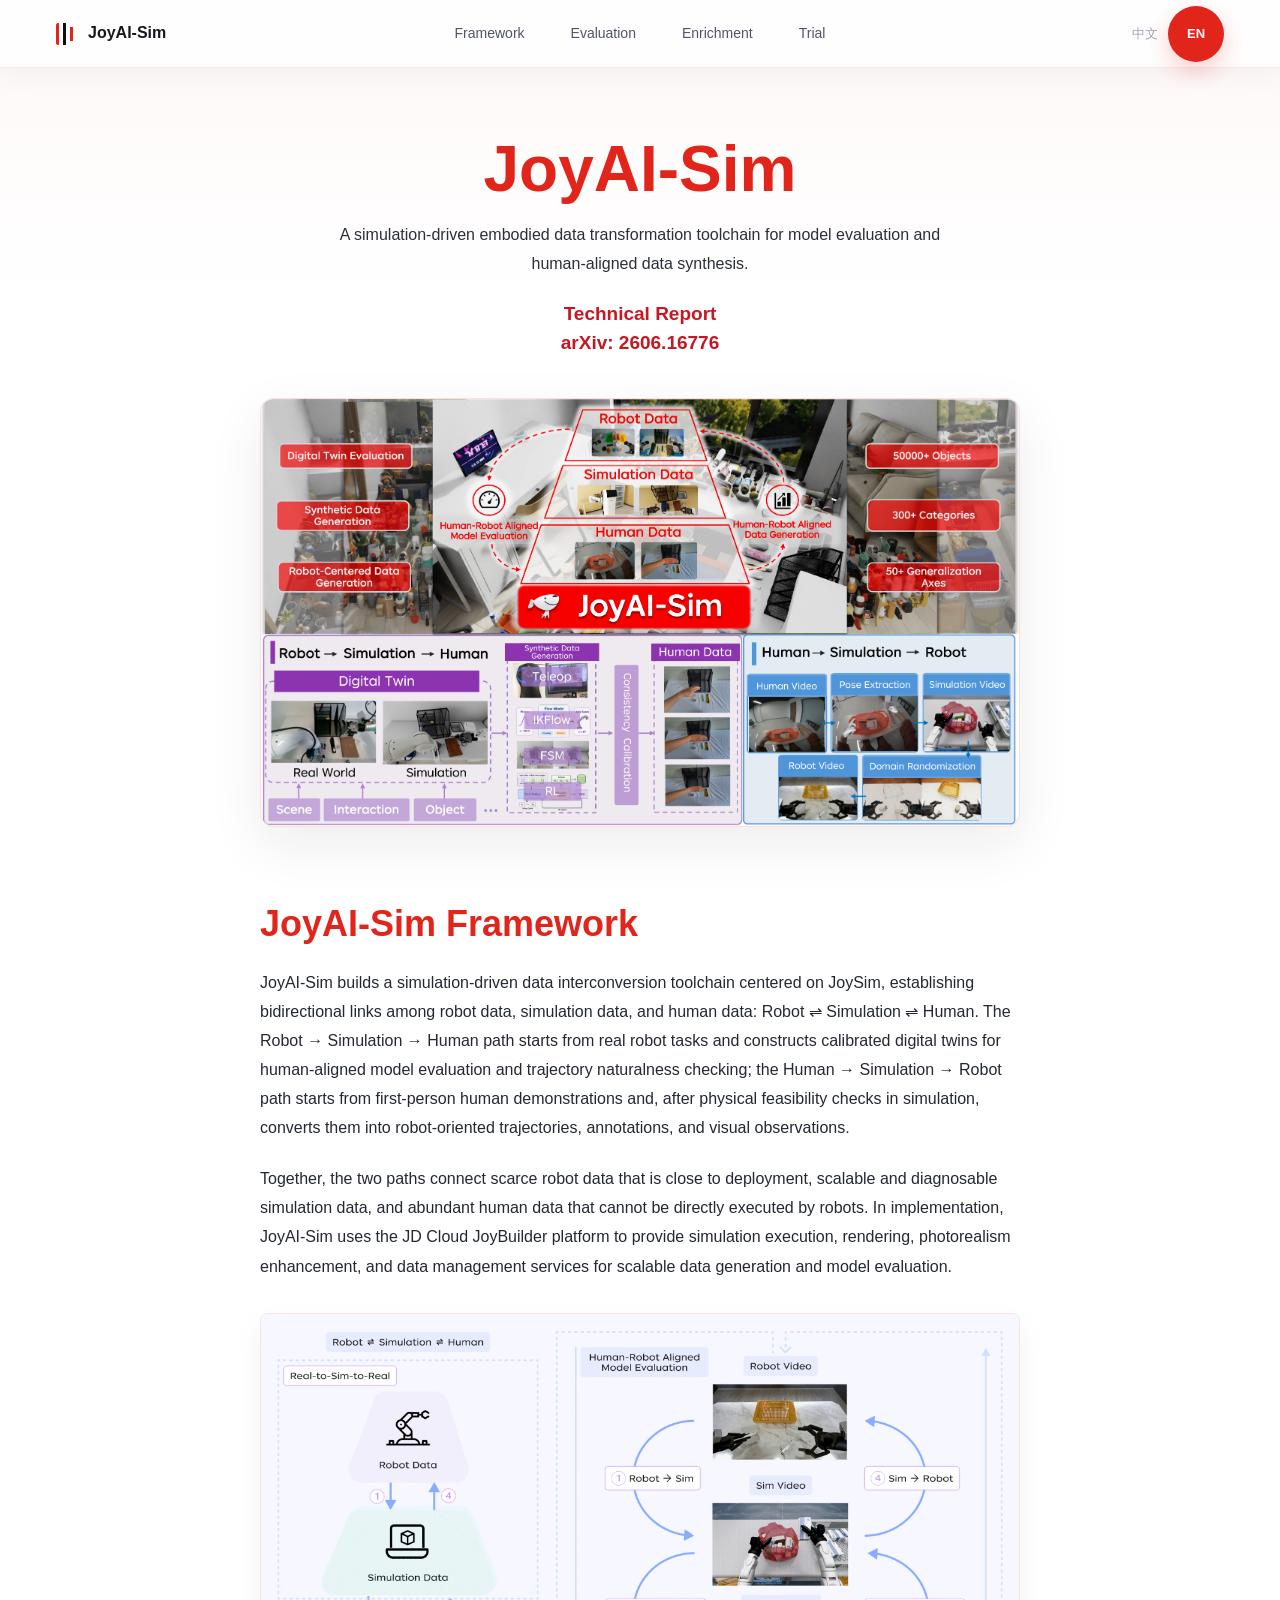
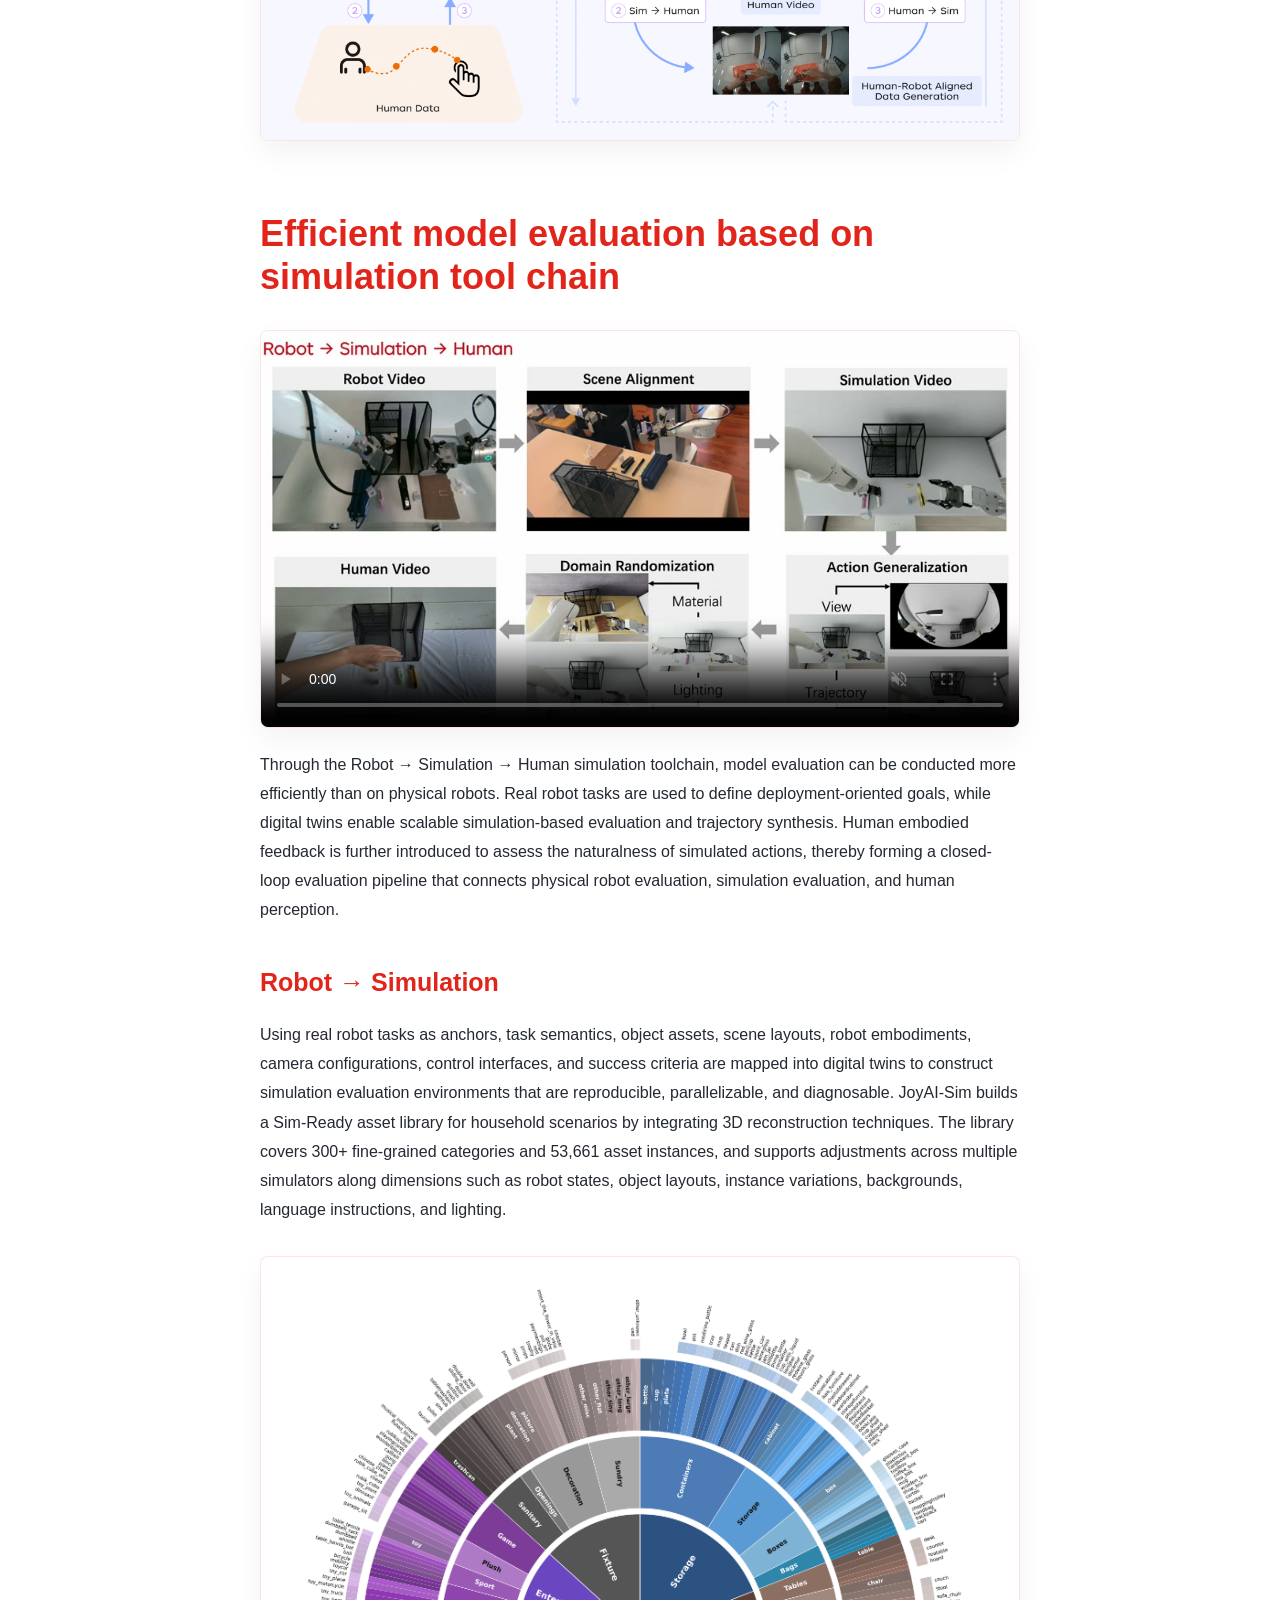
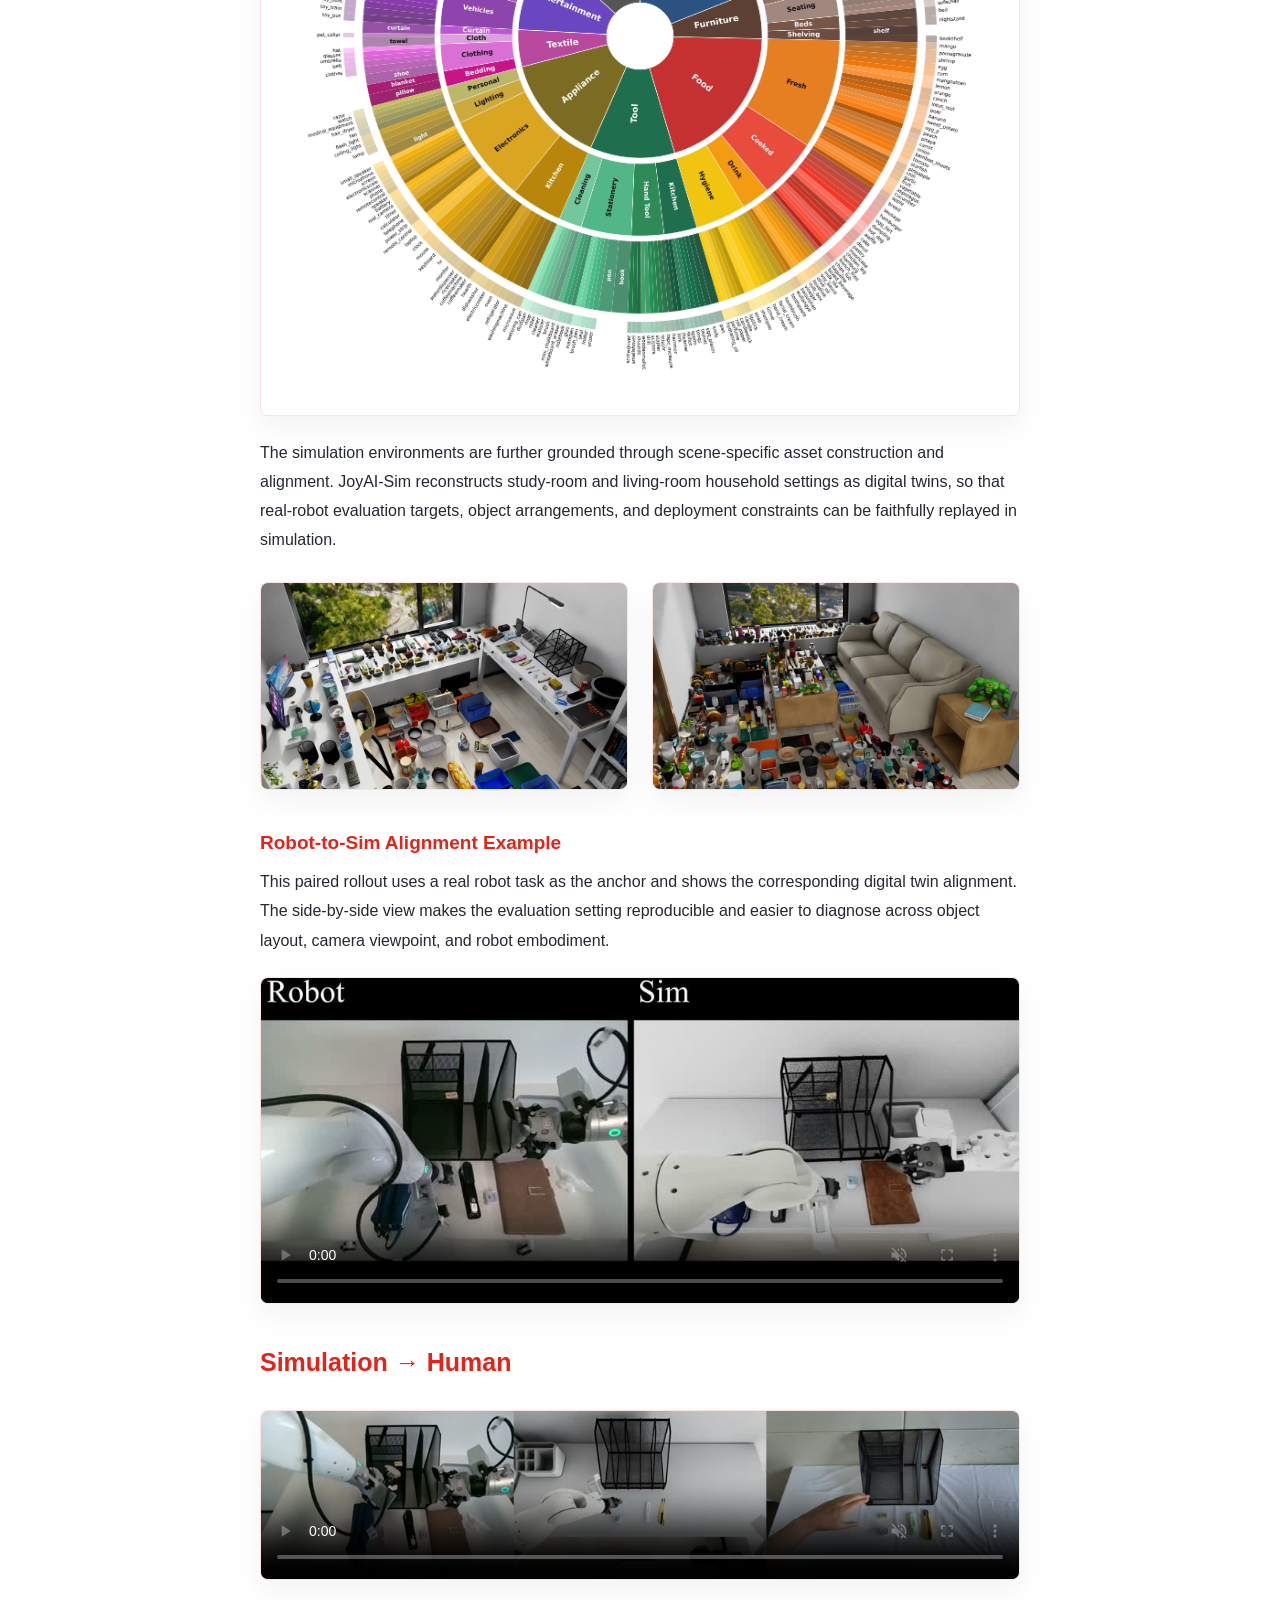
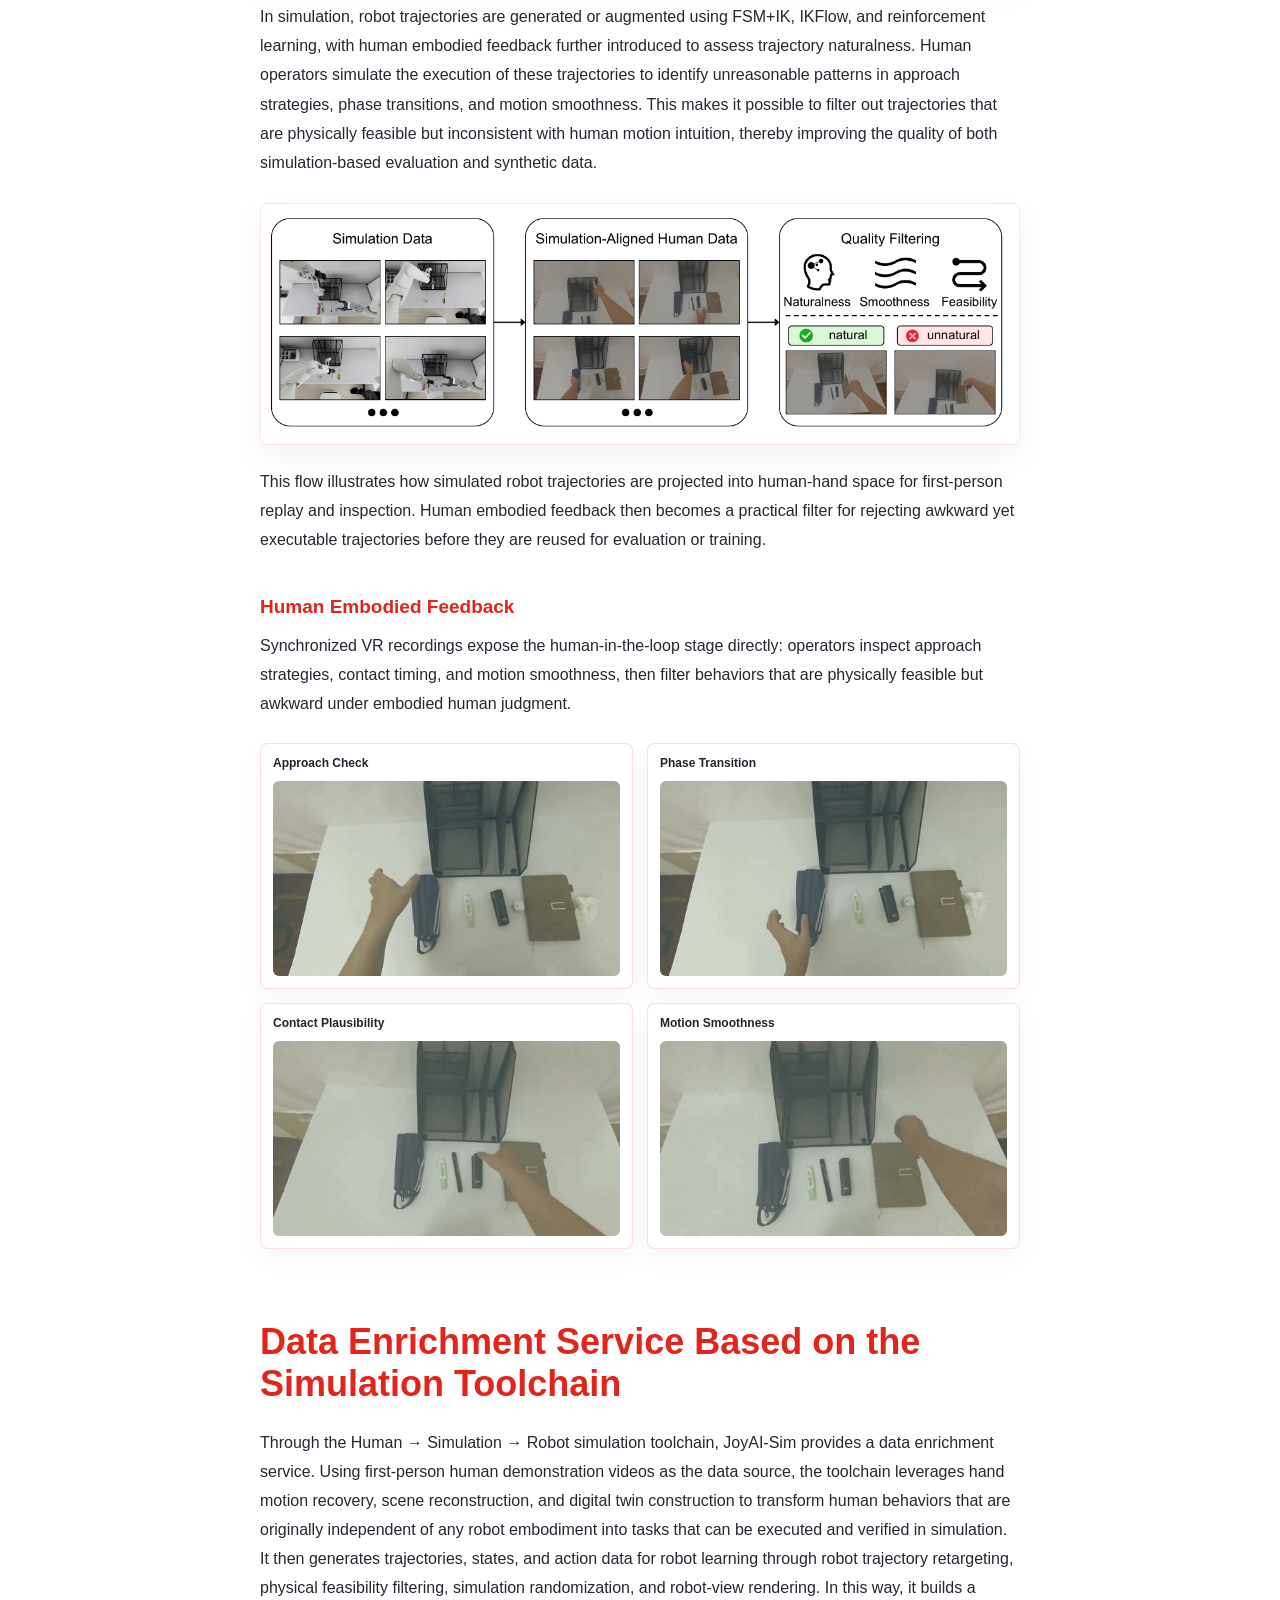
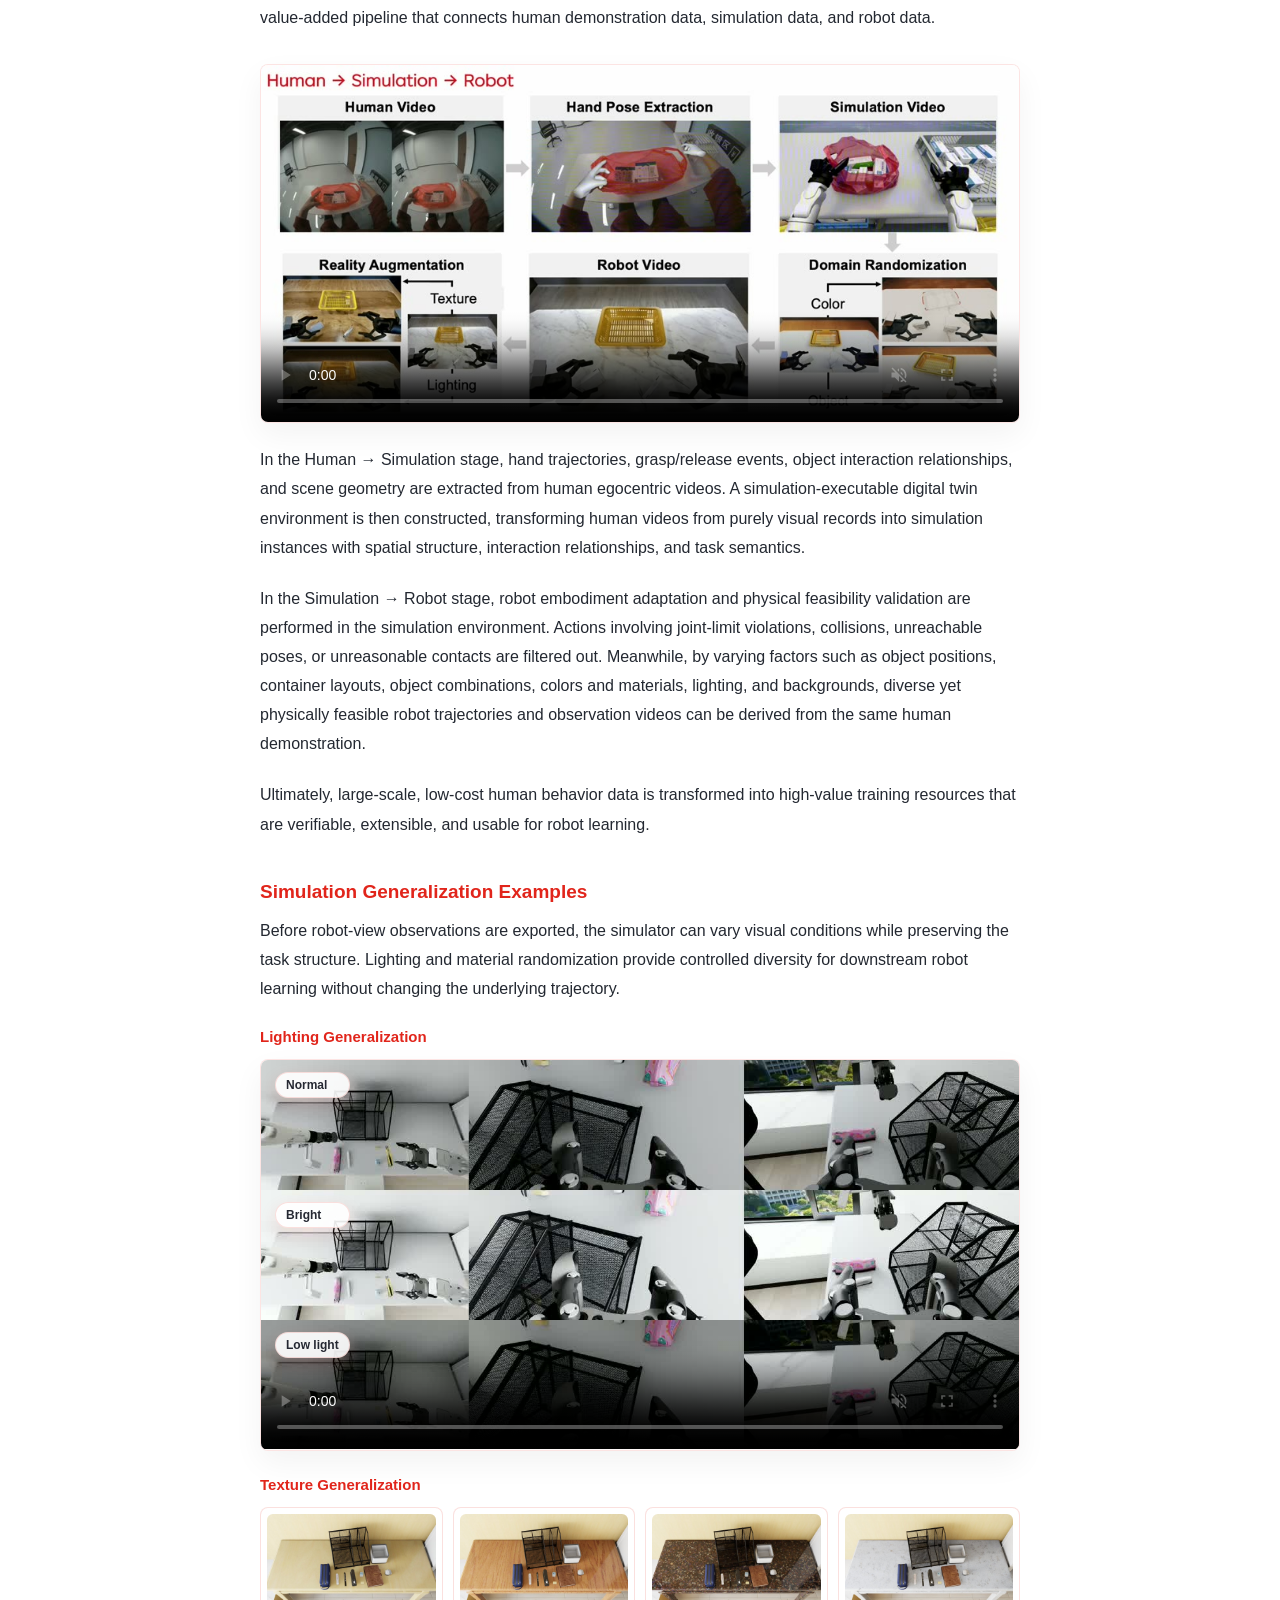
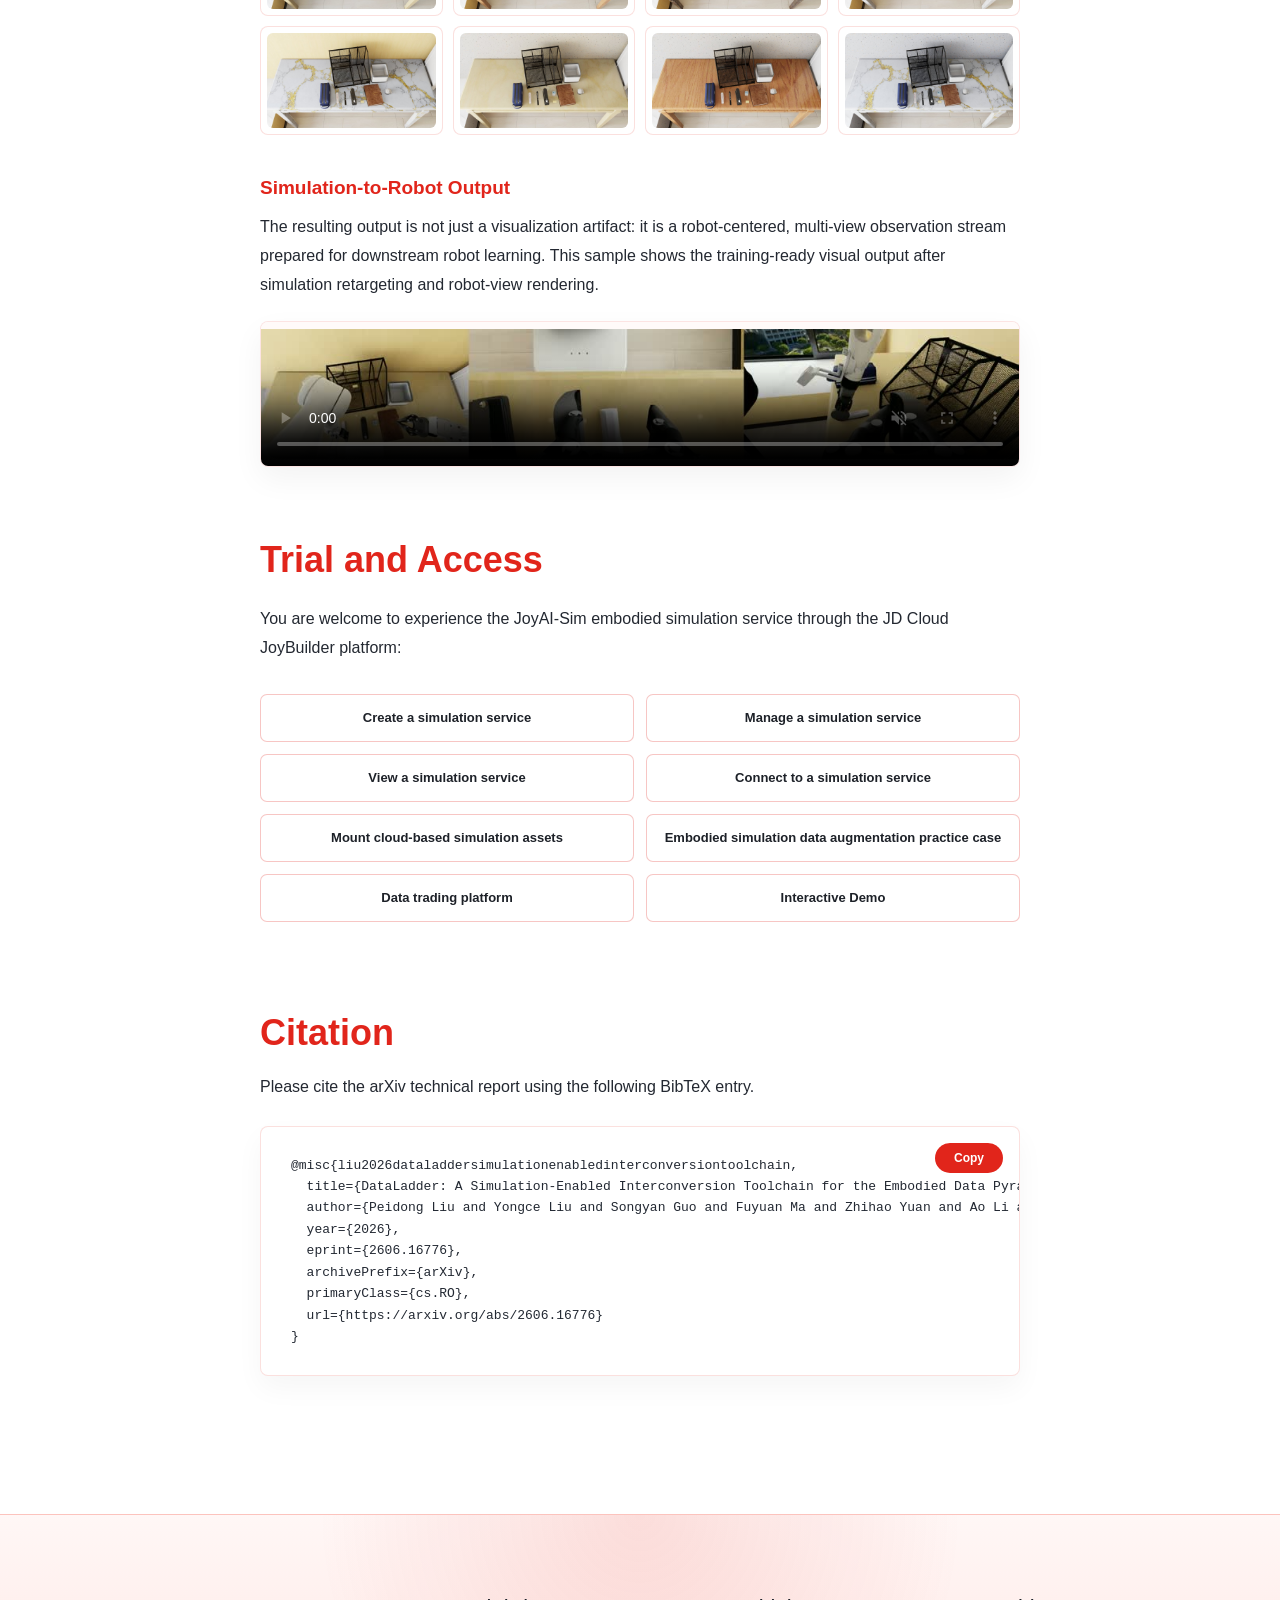
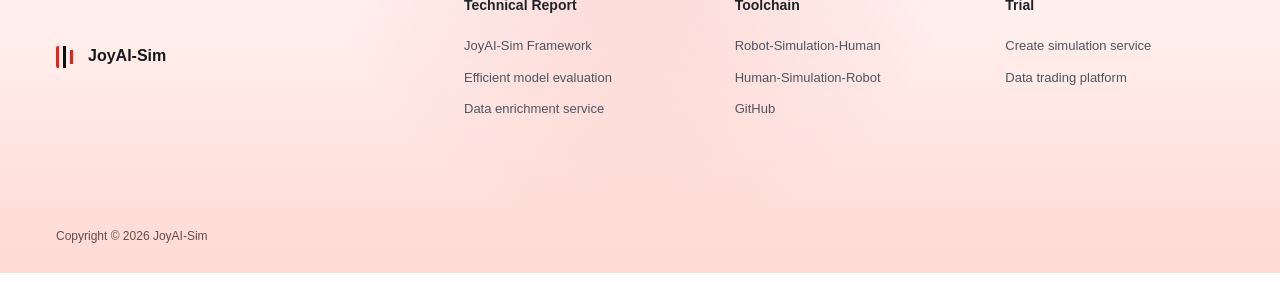
<file: index.html>
<!doctype html>
<html lang="en">
  <head>
    <meta charset="utf-8" />
    <meta name="viewport" content="width=device-width, initial-scale=1" />
    <meta
      name="description"
      content="JoyAI-Sim technical report: 仿真技术驱动的具身数据转换工具链，支持模型评测与人机对齐的数据合成。"
    />
    <meta property="og:title" content="JoyAI-Sim" />
    <meta property="og:site_name" content="JoyAI-Sim" />
    <meta property="og:type" content="website" />
    <meta property="og:url" content="https://joyai-sim.github.io/" />
    <meta
      property="og:description"
      content="仿真技术驱动的具身数据转换工具链，支持模型评测与人机对齐的数据合成。"
    />
    <meta name="twitter:card" content="summary" />
    <meta name="twitter:title" content="JoyAI-Sim" />
    <meta
      name="twitter:description"
      content="仿真技术驱动的具身数据转换工具链，支持模型评测与人机对齐的数据合成。"
    />
    <title>JoyAI-Sim</title>
    <link rel="stylesheet" href="./styles.css" />
  </head>
  <body>
    <header class="site-header">
      <a class="brand" href="#top" aria-label="JoyAI-Sim homepage">
        <span class="brand-icon"></span>
        <span>JoyAI-Sim</span>
      </a>
      <nav class="nav" aria-label="Page navigation">
        <a href="#framework" data-i18n="nav.framework">Framework</a>
        <a href="#evaluation" data-i18n="nav.evaluation">Evaluation</a>
        <a href="#enrichment" data-i18n="nav.enrichment">Enrichment</a>
        <a href="#access" data-i18n="nav.access">Trial</a>
      </nav>
      <div class="language" role="group" aria-label="Language switcher">
        <button class="lang-button" type="button" data-lang-value="zh">中文</button>
        <button class="lang-button is-active" type="button" data-lang-value="en">EN</button>
      </div>
    </header>

    <main id="top">
      <section class="hero">
        <h1>JoyAI-Sim</h1>
        <p class="subtitle" data-i18n="hero.subtitle">
          A simulation-driven embodied data transformation toolchain for model evaluation and human-aligned data synthesis.
        </p>
        <div class="report-meta">
          <p class="report-label" data-i18n="hero.report">Technical Report</p>
          <a
            class="report-link"
            href="https://arxiv.org/abs/2606.16776"
            target="_blank"
            rel="noreferrer"
          >arXiv: 2606.16776</a>
        </div>
        <figure class="hero-card">
          <img
            src="./assets/media/pdf-page/joysim-overview.png"
            alt="JoyAI-Sim overview with robot, simulation, and human pathways"
          />
        </figure>
      </section>

      <section class="content-section" id="framework">
        <h2 data-i18n="framework.title">JoyAI-Sim Framework</h2>
        <p data-i18n="framework.p1">
          JoyAI-Sim builds a simulation-driven data interconversion toolchain centered on JoySim, establishing
          bidirectional links among robot data, simulation data, and human data: Robot ⇌ Simulation ⇌ Human. The Robot
          → Simulation → Human path starts from real robot tasks and constructs calibrated digital twins for
          human-aligned model evaluation and trajectory naturalness checking; the Human → Simulation → Robot path starts
          from first-person human demonstrations and, after physical feasibility checks in simulation, converts them
          into robot-oriented trajectories, annotations, and visual observations.
        </p>
        <p data-i18n="framework.p2">
          Together, the two paths connect scarce robot data that is close to deployment, scalable and diagnosable
          simulation data, and abundant human data that cannot be directly executed by robots. In implementation,
          JoyAI-Sim uses the JD Cloud JoyBuilder platform to provide simulation execution, rendering, photorealism
          enhancement, and data management services for scalable data generation and model evaluation.
        </p>
        <figure class="image-panel">
          <img
            src="./assets/media/pdf-page/JoyAI-Sim-图.gif"
            alt="JoyAI-Sim overview animation"
            loading="lazy"
          />
        </figure>
      </section>

      <section class="content-section" id="evaluation">
        <h2 data-i18n="evaluation.title">Efficient model evaluation based on simulation tool chain</h2>
        <figure class="video-panel">
          <video controls muted loop playsinline poster="./assets/media/pdf-page/Robot-Sim-Human.jpg">
            <source src="./assets/media/pdf-page/Robot-Sim-Human.mp4" type="video/mp4" />
          </video>
        </figure>
        <p data-i18n="evaluation.p1">
          Through the Robot → Simulation → Human simulation toolchain, model evaluation can be conducted more efficiently
          than on physical robots. Real robot tasks are used to define deployment-oriented goals, while digital twins
          enable scalable simulation-based evaluation and trajectory synthesis. Human embodied feedback is further
          introduced to assess the naturalness of simulated actions, thereby forming a closed-loop evaluation pipeline
          that connects physical robot evaluation, simulation evaluation, and human perception.
        </p>

        <h3 data-i18n="robotsim.title">Robot → Simulation</h3>
        <p data-i18n="robotsim.p1">
          Using real robot tasks as anchors, task semantics, object assets, scene layouts, robot embodiments, camera
          configurations, control interfaces, and success criteria are mapped into digital twins to construct simulation
          evaluation environments that are reproducible, parallelizable, and diagnosable. JoyAI-Sim builds a Sim-Ready
          asset library for household scenarios by integrating 3D reconstruction techniques. The library covers 300+
          fine-grained categories and 53,661 asset instances, and supports adjustments across multiple simulators along
          dimensions such as robot states, object layouts, instance variations, backgrounds, language instructions, and
          lighting.
        </p>
        <figure class="image-panel">
          <img
            src="./assets/media/pdf-page/sunburst_merged_XJZ.png"
            alt="Hierarchical distribution of sim-ready assets by scene-level category and fine-grained object class"
            loading="lazy"
          />
        </figure>
        <p data-i18n="robotsim.p2">
          The simulation environments are further grounded through scene-specific asset construction and alignment.
          JoyAI-Sim reconstructs study-room and living-room household settings as digital twins, so that real-robot
          evaluation targets, object arrangements, and deployment constraints can be faithfully replayed in simulation.
        </p>
        <div class="figure-grid alignment-scenes" aria-label="Scene-specific digital twin construction examples">
          <figure class="image-panel">
            <img
              src="./assets/media/pdf-page/StudyRoom_2.png"
              alt="Study-room asset construction for robot-to-simulation scene alignment"
              loading="lazy"
            />
          </figure>
          <figure class="image-panel">
            <img
              src="./assets/media/pdf-page/LivingRoom_2.png"
              alt="Living-room asset construction for robot-to-simulation scene alignment"
              loading="lazy"
            />
          </figure>
        </div>

        <div class="detail-section">
          <div class="detail-copy">
            <h4 data-i18n="robotsim.alignTitle">Robot-to-Sim Alignment Example</h4>
            <p data-i18n="robotsim.alignP">
              This paired rollout uses a real robot task as the anchor and shows the corresponding digital twin
              alignment. The side-by-side view makes the evaluation setting reproducible and easier to diagnose across
              object layout, camera viewpoint, and robot embodiment.
            </p>
          </div>
          <figure class="video-panel detail-media">
            <video controls muted loop playsinline poster="./assets/media/plus/robot-to-sim-alignment.jpg">
              <source src="./assets/media/plus/robot-to-sim-alignment.mp4" type="video/mp4" />
            </video>
          </figure>
        </div>

        <h3 data-i18n="simhuman.title">Simulation → Human</h3>
        <figure class="video-panel">
          <video controls muted loop playsinline poster="./assets/media/pdf-page/concat.jpg">
            <source src="./assets/media/pdf-page/concat.mp4" type="video/mp4" />
          </video>
        </figure>
        <p data-i18n="simhuman.p1">
          In simulation, robot trajectories are generated or augmented using FSM+IK, IKFlow, and reinforcement learning,
          with human embodied feedback further introduced to assess trajectory naturalness. Human operators simulate the
          execution of these trajectories to identify unreasonable patterns in approach strategies, phase transitions,
          and motion smoothness. This makes it possible to filter out trajectories that are physically feasible but
          inconsistent with human motion intuition, thereby improving the quality of both simulation-based evaluation and
          synthetic data.
        </p>
        <figure class="image-panel slim">
          <img
            src="./assets/media/pdf-page/s2h_flow.png"
            alt="Simulation to human flowchart for trajectory naturalness refinement"
            loading="lazy"
          />
        </figure>
        <p data-i18n="simhuman.p2">
          This flow illustrates how simulated robot trajectories are projected into human-hand space for first-person
          replay and inspection. Human embodied feedback then becomes a practical filter for rejecting awkward yet
          executable trajectories before they are reused for evaluation or training.
        </p>

        <div class="detail-section">
          <div class="detail-copy">
            <h4 data-i18n="simhuman.feedbackTitle">Human Embodied Feedback</h4>
            <p data-i18n="simhuman.feedbackP">
              Synchronized VR recordings expose the human-in-the-loop stage directly: operators inspect approach
              strategies, contact timing, and motion smoothness, then filter behaviors that are physically feasible but
              awkward under embodied human judgment.
            </p>
          </div>
          <div class="feedback-grid" aria-label="Synchronized VR human embodied feedback videos">
            <article class="feedback-tile">
              <strong data-i18n="simhuman.approach">Approach Check</strong>
              <video autoplay muted loop playsinline poster="./assets/media/plus/vr-feedback-approach.jpg">
                <source src="./assets/media/plus/vr-feedback-approach.mp4" type="video/mp4" />
              </video>
            </article>
            <article class="feedback-tile">
              <strong data-i18n="simhuman.transition">Phase Transition</strong>
              <video autoplay muted loop playsinline poster="./assets/media/plus/vr-feedback-transition.jpg">
                <source src="./assets/media/plus/vr-feedback-transition.mp4" type="video/mp4" />
              </video>
            </article>
            <article class="feedback-tile">
              <strong data-i18n="simhuman.contact">Contact Plausibility</strong>
              <video autoplay muted loop playsinline poster="./assets/media/plus/vr-feedback-contact.jpg">
                <source src="./assets/media/plus/vr-feedback-contact.mp4" type="video/mp4" />
              </video>
            </article>
            <article class="feedback-tile">
              <strong data-i18n="simhuman.smooth">Motion Smoothness</strong>
              <video autoplay muted loop playsinline poster="./assets/media/plus/vr-feedback-smoothness.jpg">
                <source src="./assets/media/plus/vr-feedback-smoothness.mp4" type="video/mp4" />
              </video>
            </article>
          </div>
        </div>
      </section>

      <section class="content-section" id="enrichment">
        <h2 data-i18n="enrichment.title">Data Enrichment Service Based on the Simulation Toolchain</h2>
        <p data-i18n="enrichment.p1">
          Through the Human → Simulation → Robot simulation toolchain, JoyAI-Sim provides a data enrichment service.
          Using first-person human demonstration videos as the data source, the toolchain leverages hand motion recovery,
          scene reconstruction, and digital twin construction to transform human behaviors that are originally
          independent of any robot embodiment into tasks that can be executed and verified in simulation. It then
          generates trajectories, states, and action data for robot learning through robot trajectory retargeting,
          physical feasibility filtering, simulation randomization, and robot-view rendering. In this way, it builds a
          value-added pipeline that connects human demonstration data, simulation data, and robot data.
        </p>
        <figure class="video-panel">
          <video controls muted loop playsinline poster="./assets/media/pdf-page/Human-Sim-Robot.jpg">
            <source src="./assets/media/pdf-page/Human-Sim-Robot.mp4" type="video/mp4" />
          </video>
        </figure>
        <p data-i18n="enrichment.p2">
          In the Human → Simulation stage, hand trajectories, grasp/release events, object interaction relationships, and
          scene geometry are extracted from human egocentric videos. A simulation-executable digital twin environment is
          then constructed, transforming human videos from purely visual records into simulation instances with spatial
          structure, interaction relationships, and task semantics.
        </p>
        <p data-i18n="enrichment.p3">
          In the Simulation → Robot stage, robot embodiment adaptation and physical feasibility validation are performed
          in the simulation environment. Actions involving joint-limit violations, collisions, unreachable poses, or
          unreasonable contacts are filtered out. Meanwhile, by varying factors such as object positions, container
          layouts, object combinations, colors and materials, lighting, and backgrounds, diverse yet physically feasible
          robot trajectories and observation videos can be derived from the same human demonstration.
        </p>
        <p data-i18n="enrichment.p4">
          Ultimately, large-scale, low-cost human behavior data is transformed into high-value training resources that
          are verifiable, extensible, and usable for robot learning.
        </p>

        <div class="detail-section generalization-section">
          <div class="detail-copy">
            <h4 data-i18n="generalization.title">Simulation Generalization Examples</h4>
            <p data-i18n="generalization.p">
              Before robot-view observations are exported, the simulator can vary visual conditions while preserving the
              task structure. Lighting and material randomization provide controlled diversity for downstream robot
              learning without changing the underlying trajectory.
            </p>
          </div>
          <div class="generalization-block">
            <h5 data-i18n="generalization.light">Lighting Generalization</h5>
            <figure class="video-panel detail-media lighting-panel">
              <video controls muted loop playsinline poster="./assets/media/plus/episode-1000-lighting-generalization.jpg">
                <source src="./assets/media/plus/episode-1000-lighting-generalization.mp4" type="video/mp4" />
              </video>
              <div class="lighting-labels" aria-hidden="true">
                <span data-i18n="generalization.normal">Normal</span>
                <span data-i18n="generalization.bright">Bright</span>
                <span data-i18n="generalization.low">Low light</span>
              </div>
            </figure>
          </div>
          <div class="generalization-block">
            <h5 data-i18n="generalization.texture">Texture Generalization</h5>
            <div class="texture-grid" aria-label="Texture generalization examples">
              <figure class="texture-tile">
                <img src="./assets/media/plus/combo-wall000-desk000.jpg" alt="Wall 000 and desk 000 material variant" loading="lazy" />
              </figure>
              <figure class="texture-tile">
                <img src="./assets/media/plus/combo-wall000-desk001.jpg" alt="Wall 000 and desk 001 material variant" loading="lazy" />
              </figure>
              <figure class="texture-tile">
                <img src="./assets/media/plus/combo-wall000-desk015.jpg" alt="Wall 000 and desk 015 material variant" loading="lazy" />
              </figure>
              <figure class="texture-tile">
                <img src="./assets/media/plus/combo-wall000-desk016.jpg" alt="Wall 000 and desk 016 material variant" loading="lazy" />
              </figure>
              <figure class="texture-tile">
                <img src="./assets/media/plus/combo-wall000-desk018.jpg" alt="Wall 000 and desk 018 material variant" loading="lazy" />
              </figure>
              <figure class="texture-tile">
                <img src="./assets/media/plus/combo-wall008-desk000.jpg" alt="Wall 008 and desk 000 material variant" loading="lazy" />
              </figure>
              <figure class="texture-tile">
                <img src="./assets/media/plus/combo-wall008-desk001.jpg" alt="Wall 008 and desk 001 material variant" loading="lazy" />
              </figure>
              <figure class="texture-tile">
                <img src="./assets/media/plus/combo-wall008-desk018.jpg" alt="Wall 008 and desk 018 material variant" loading="lazy" />
              </figure>
            </div>
          </div>
        </div>

        <div class="detail-section">
          <div class="detail-copy">
            <h4 data-i18n="output.title">Simulation-to-Robot Output</h4>
            <p data-i18n="output.p">
              The resulting output is not just a visualization artifact: it is a robot-centered, multi-view observation
              stream prepared for downstream robot learning. This sample shows the training-ready visual output after
              simulation retargeting and robot-view rendering.
            </p>
          </div>
          <figure class="video-panel detail-media wide-output">
            <video controls muted loop playsinline poster="./assets/media/plus/sim-to-robot-output.jpg">
              <source src="./assets/media/plus/sim-to-robot-output.mp4" type="video/mp4" />
            </video>
          </figure>
        </div>
      </section>

      <section class="content-section" id="access">
        <h2 data-i18n="trial.title">Trial and Access</h2>
        <p data-i18n="trial.p">
          You are welcome to experience the JoyAI-Sim embodied simulation service through the JD Cloud JoyBuilder
          platform:
        </p>
        <div class="link-grid">
          <a href="https://docs.jdcloud.com/cn/jdaip/create-embodiedsimulation" data-i18n="trial.create">Create a simulation service</a>
          <a href="https://docs.jdcloud.com/cn/jdaip/manage-embodiedsimulation" data-i18n="trial.manage">Manage a simulation service</a>
          <a href="https://docs.jdcloud.com/cn/jdaip/check-embodiedsimulation" data-i18n="trial.view">View a simulation service</a>
          <a href="https://docs.jdcloud.com/cn/jdaip/embodiedsimulation-isaacsimclient" data-i18n="trial.connect">Connect to a simulation service</a>
          <a href="https://docs.jdcloud.com/cn/jdaip/mountedasset" data-i18n="trial.mount">Mount cloud-based simulation assets</a>
          <a href="https://docs.jdcloud.com/cn/jdaip/Notebook-Cosmos-Transfer" data-i18n="trial.practice">
            Embodied simulation data augmentation practice case
          </a>
          <a href="https://robotdata.jdcloud.com/model-dev" data-i18n="trial.market">Data trading platform</a>
                    <a href="https://joyai-labs.jd.com/sim-showroom/" data-i18n="trial.interaction">Interactive Demo</a>
        </div>
      </section>

      <section class="content-section credits-section" id="citation">
        <h2 data-i18n="citation.title">Citation</h2>
        <p data-i18n="citation.p">
          Please cite the arXiv technical report using the following BibTeX entry.
        </p>
        <div class="bibtex-card">
          <button class="copy-button" type="button" data-copy-target="plus-bibtex">Copy</button>
          <pre id="plus-bibtex"><code>@misc{liu2026dataladdersimulationenabledinterconversiontoolchain,
  title={DataLadder: A Simulation-Enabled Interconversion Toolchain for the Embodied Data Pyramid},
  author={Peidong Liu and Yongce Liu and Songyan Guo and Fuyuan Ma and Zhihao Yuan and Ao Li and Zengjue Chen and Wenhao Li and Tianle Zhang and Mingyang Li and Jiale Zhang and Junzhe Xiong and Zhiyuan Xiang and Dafeng Chi and Yuzheng Zhuang and Yihang Li and Qingrong He and Jiaming Liang and Chen Cai and Peng Hao and Mingxi Luo and Song Wang and Junwu Xiong and Ruodai Li and Liyi Luo and Wei Tan and Dongjiang Li and Jiawei Li and Hui Shen and Yicheng Gong and Liang Lin},
  year={2026},
  eprint={2606.16776},
  archivePrefix={arXiv},
  primaryClass={cs.RO},
  url={https://arxiv.org/abs/2606.16776}
}</code></pre>
        </div>
      </section>
    </main>

    <footer class="site-footer">
      <div class="footer-brand">
        <span class="brand-icon"></span>
        <span>JoyAI-Sim</span>
      </div>
      <div class="footer-columns">
        <div>
          <strong data-i18n="footer.report">Technical Report</strong>
          <a href="#framework" data-i18n="footer.framework">JoyAI-Sim Framework</a>
          <a href="#evaluation" data-i18n="footer.evaluation">Efficient model evaluation</a>
          <a href="#enrichment" data-i18n="footer.enrichment">Data enrichment service</a>
        </div>
        <div>
          <strong data-i18n="footer.toolchain">Toolchain</strong>
          <a href="#evaluation" data-i18n="footer.evalLink">Robot-Simulation-Human</a>
          <a href="#enrichment" data-i18n="footer.enrichLink">Human-Simulation-Robot</a>
          <a href="https://github.com/JoyAI-Sim/JoyAI-Sim.github.io" data-i18n="footer.github">GitHub</a>
        </div>
        <div>
          <strong data-i18n="footer.trial">Trial</strong>
          <a href="https://docs.jdcloud.com/cn/jdaip/create-embodiedsimulation" data-i18n="footer.create">Create simulation service</a>
          <a href="https://robotdata.jdcloud.com/model-dev" data-i18n="footer.market">Data trading platform</a>
        </div>
      </div>
      <p class="copyright">Copyright © 2026 JoyAI-Sim</p>
    </footer>
    <script src="./site.js"></script>
  </body>
</html>
</file>
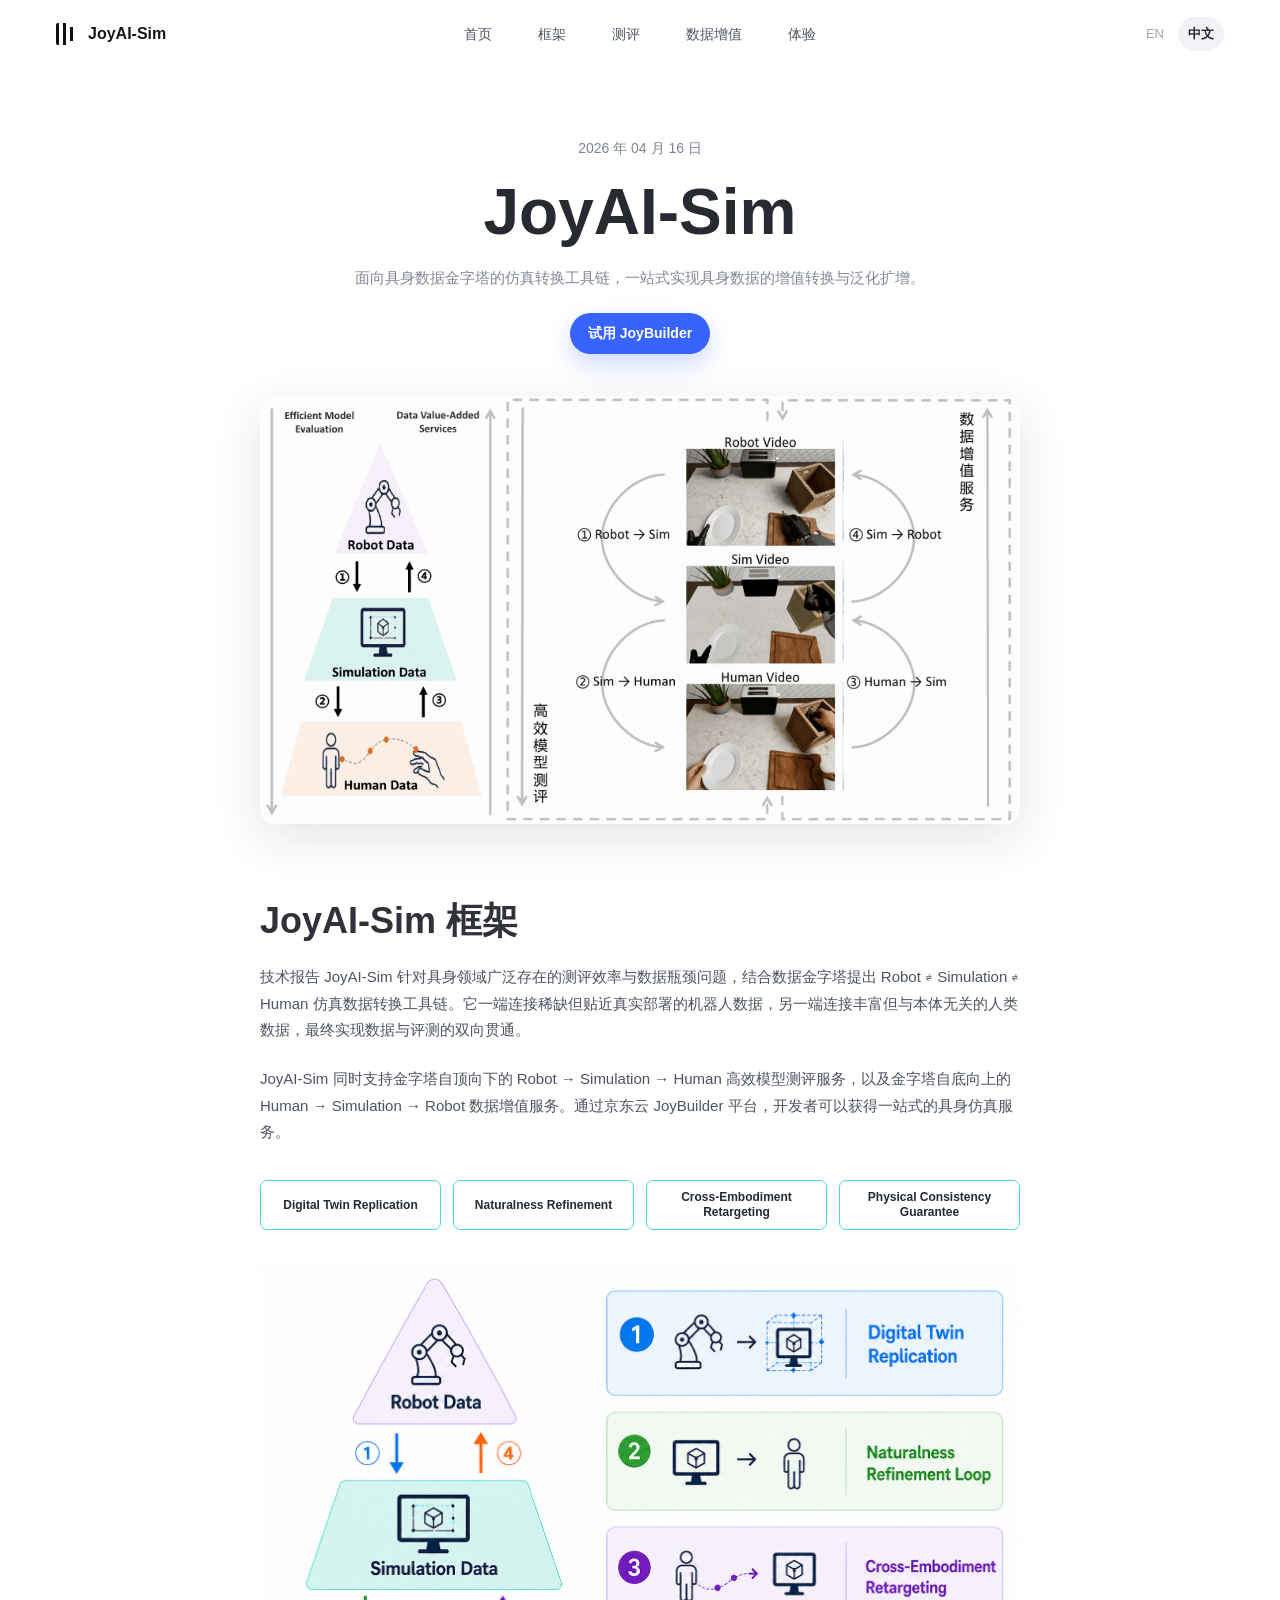
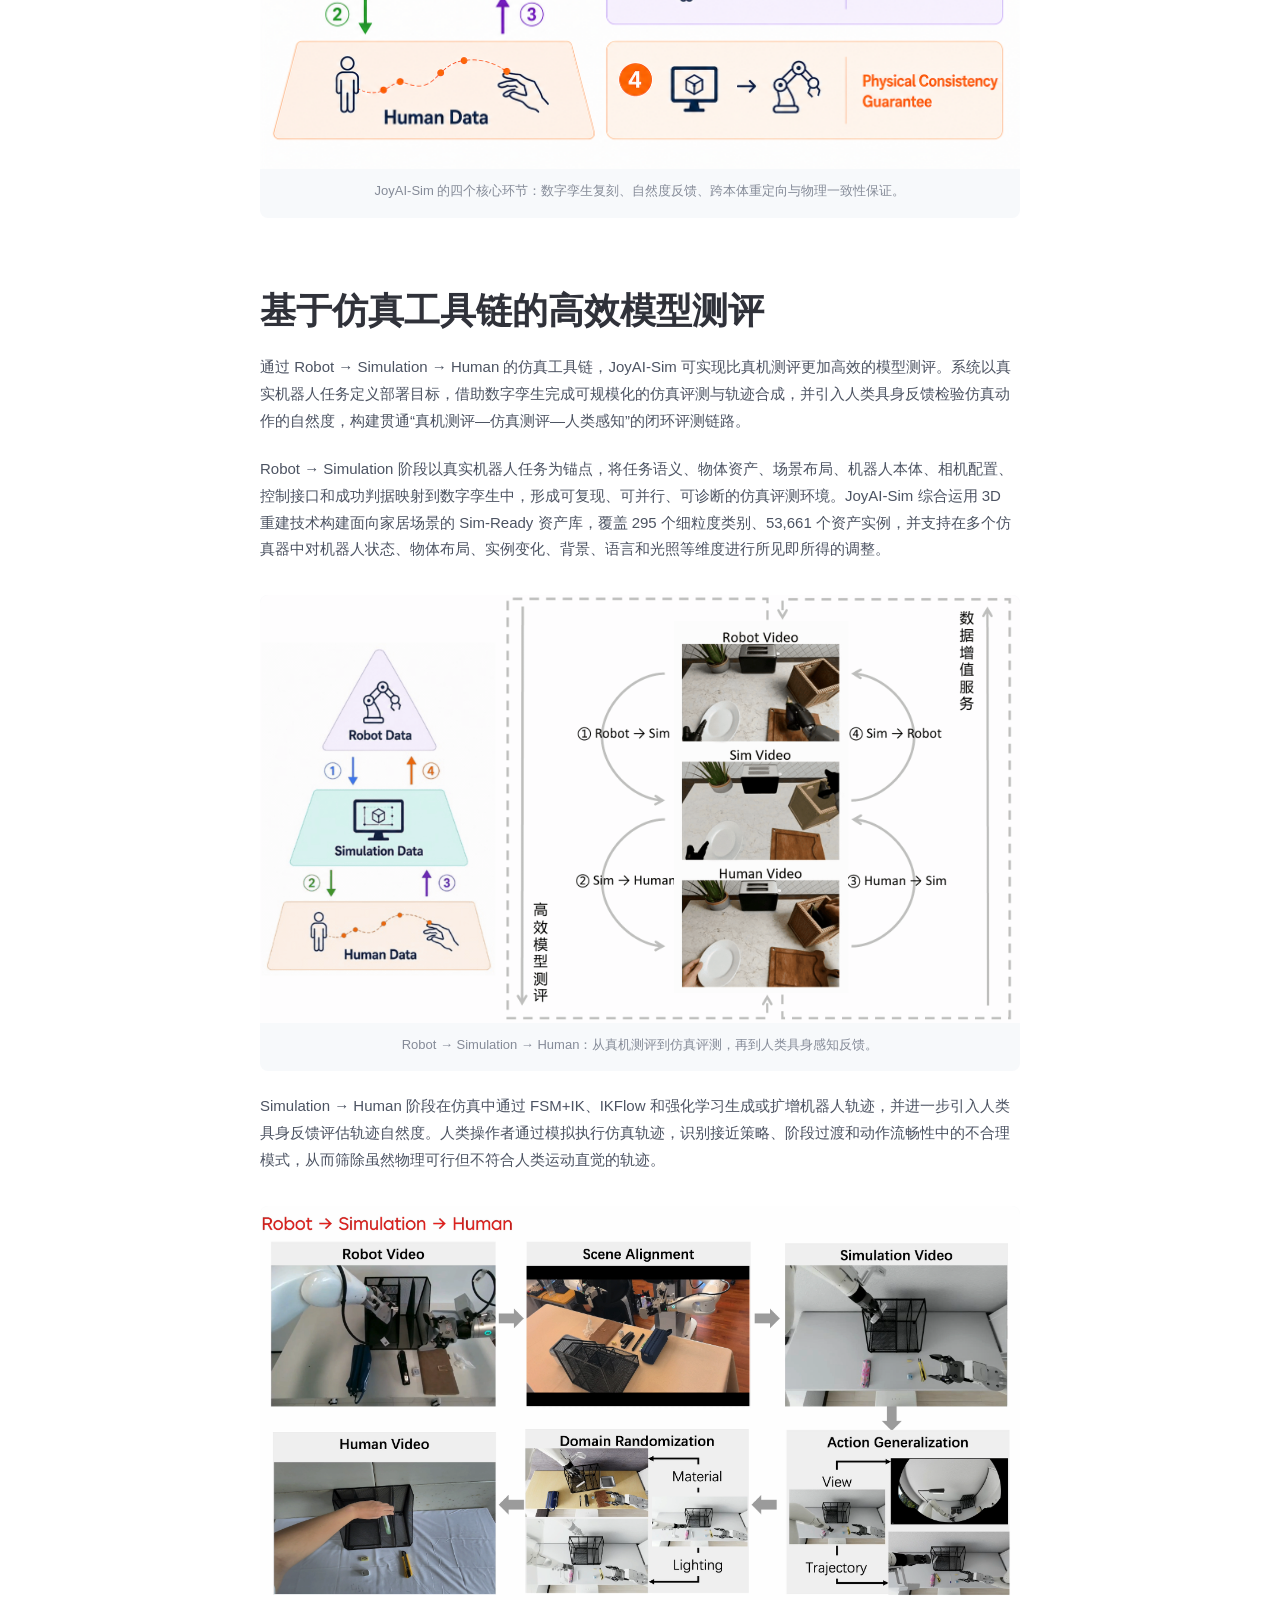
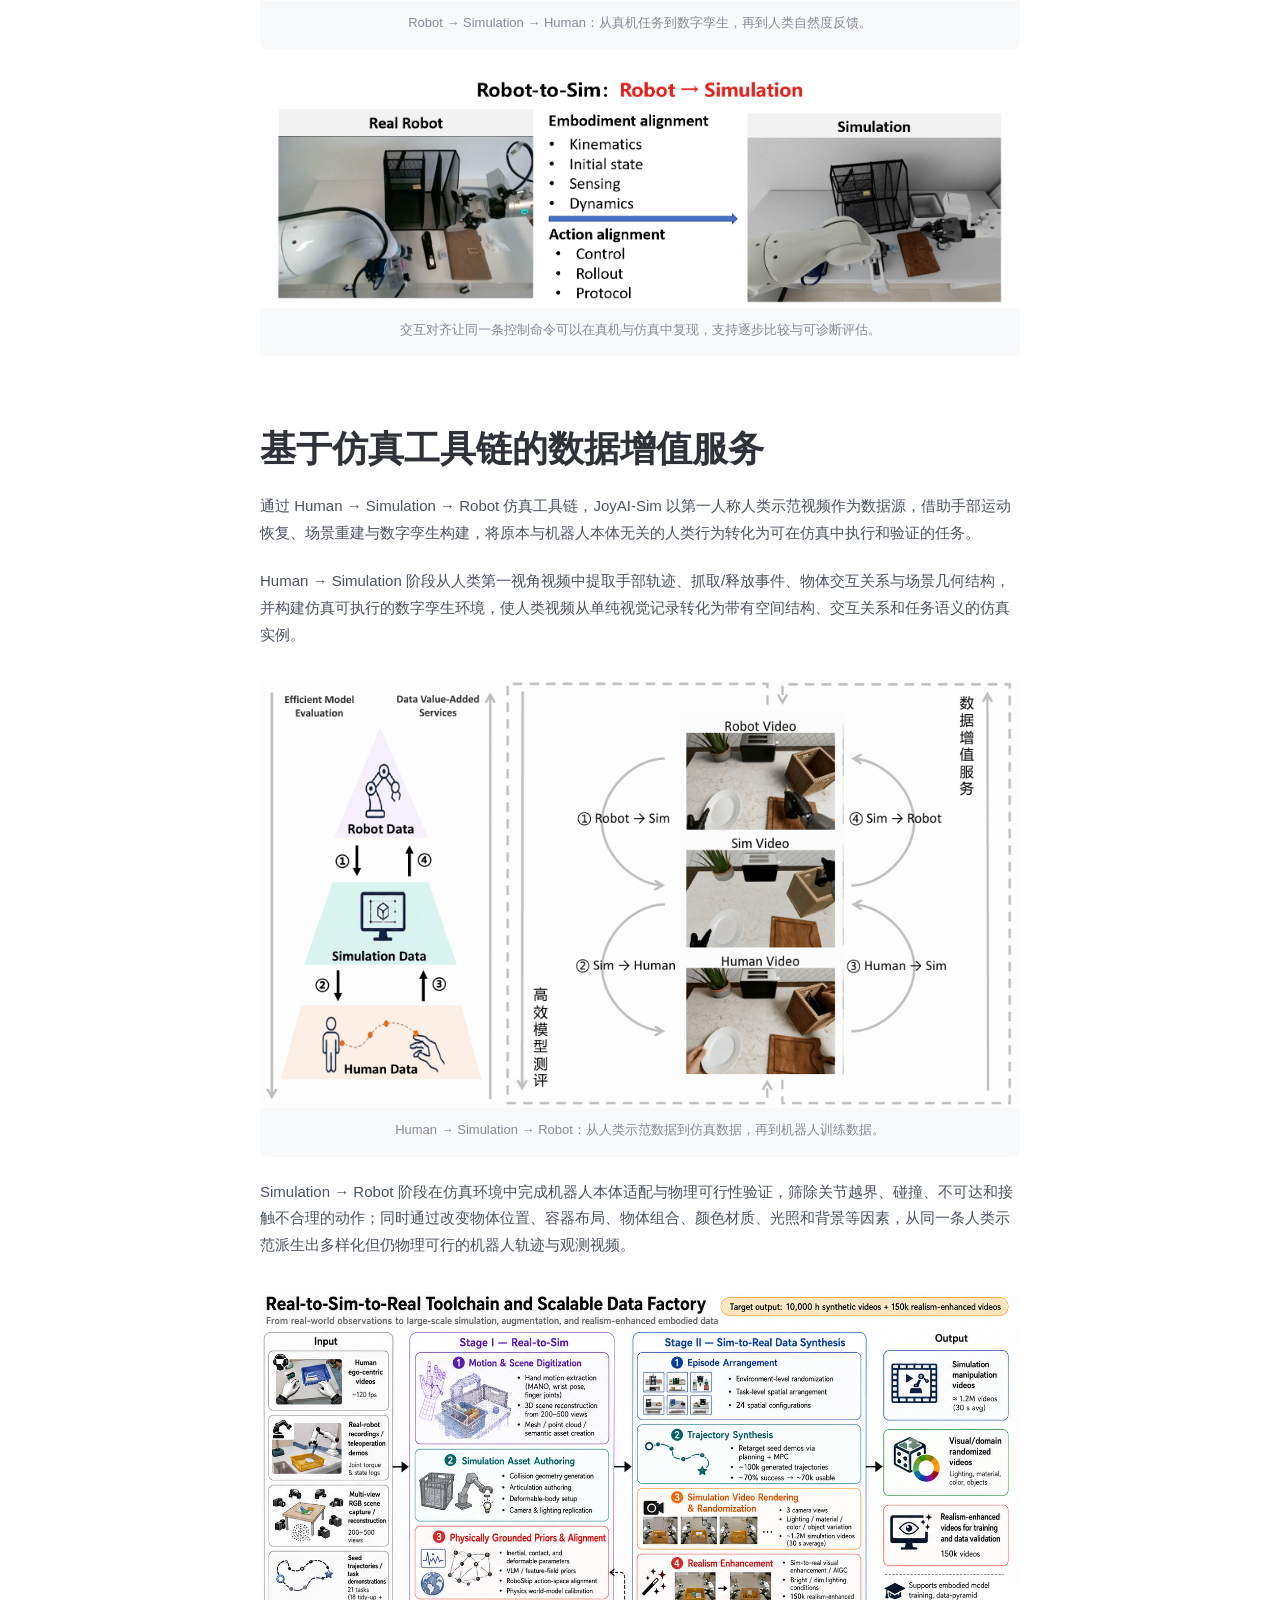
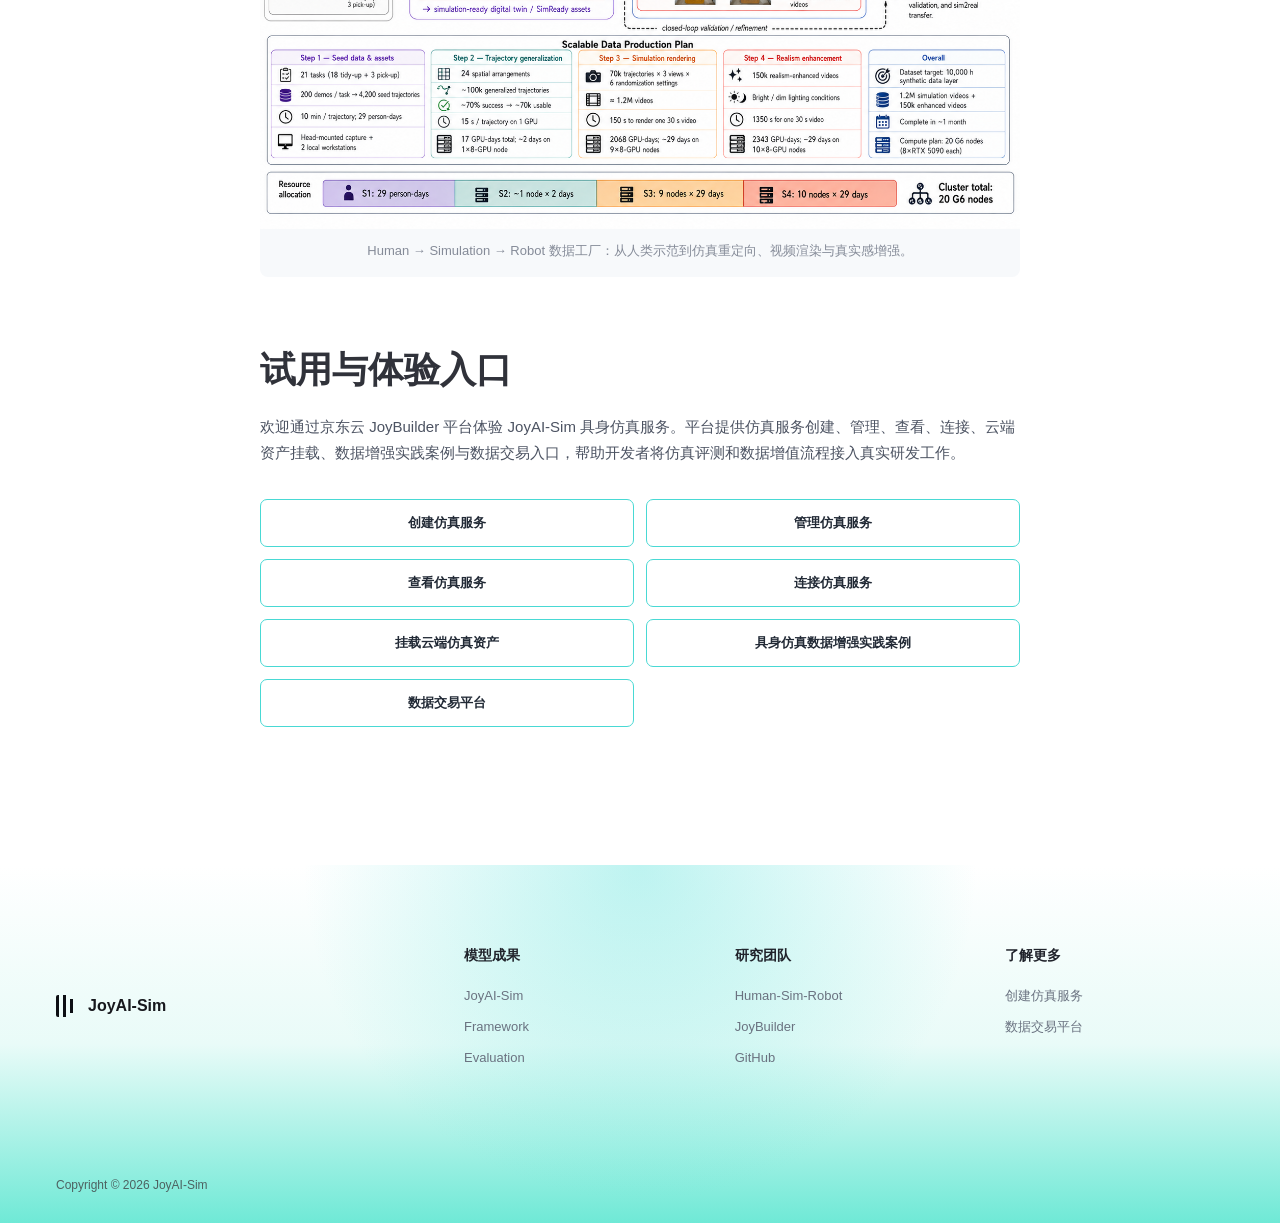
<file: gr-rl/index.html>
<!doctype html>
<html lang="zh-CN">
  <head>
    <meta charset="utf-8" />
    <meta name="viewport" content="width=device-width, initial-scale=1" />
    <meta
      name="description"
      content="JoyAI-Sim project page: robot-simulation-human data interconversion, scalable evaluation, and data enrichment."
    />
    <title>JoyAI-Sim</title>
    <link rel="stylesheet" href="./styles.css" />
  </head>
  <body>
    <header class="site-header">
      <a class="brand" href="../" aria-label="JoyAI-Sim homepage">
        <span class="brand-icon"></span>
        <span>JoyAI-Sim</span>
      </a>
      <nav class="nav" aria-label="Page navigation">
        <a href="../">首页</a>
        <a href="#framework">框架</a>
        <a href="#evaluation">测评</a>
        <a href="#enrichment">数据增值</a>
        <a href="#access">体验</a>
      </nav>
      <div class="language">
        <span>EN</span>
        <strong>中文</strong>
      </div>
    </header>

    <main>
      <section class="hero">
        <p class="date">2026 年 04 月 16 日</p>
        <h1>JoyAI-Sim</h1>
        <p class="subtitle">
          面向具身数据金字塔的仿真转换工具链，一站式实现具身数据的增值转换与泛化扩增。
        </p>
        <a class="primary-action" href="#access">试用 JoyBuilder</a>
        <figure class="hero-card">
          <img src="../assets/media/slide3_overview.gif" alt="JoyAI-Sim robot simulation human synchronized overview" />
        </figure>
      </section>

      <section class="content-section" id="framework">
        <h2>JoyAI-Sim 框架</h2>
        <p>
          技术报告 JoyAI-Sim 针对具身领域广泛存在的测评效率与数据瓶颈问题，结合数据金字塔提出 Robot ⇌ Simulation ⇌ Human 仿真数据转换工具链。它一端连接稀缺但贴近真实部署的机器人数据，另一端连接丰富但与本体无关的人类数据，最终实现数据与评测的双向贯通。
        </p>
        <p>
          JoyAI-Sim 同时支持金字塔自顶向下的 Robot → Simulation → Human 高效模型测评服务，以及金字塔自底向上的 Human → Simulation → Robot 数据增值服务。通过京东云 JoyBuilder 平台，开发者可以获得一站式的具身仿真服务。
        </p>
        <div class="pipeline-tabs" aria-label="JoyAI-Sim pipeline modules">
          <span>Digital Twin Replication</span>
          <span>Naturalness Refinement</span>
          <span>Cross-Embodiment Retargeting</span>
          <span>Physical Consistency Guarantee</span>
        </div>
        <figure class="image-panel">
          <img src="../assets/new/data_pyramid_alt.png" alt="JoyAI-Sim four-stage framework" loading="lazy" />
          <figcaption>JoyAI-Sim 的四个核心环节：数字孪生复刻、自然度反馈、跨本体重定向与物理一致性保证。</figcaption>
        </figure>
      </section>

      <section class="content-section" id="evaluation">
        <h2>基于仿真工具链的高效模型测评</h2>
        <p>
          通过 Robot → Simulation → Human 的仿真工具链，JoyAI-Sim 可实现比真机测评更加高效的模型测评。系统以真实机器人任务定义部署目标，借助数字孪生完成可规模化的仿真评测与轨迹合成，并引入人类具身反馈检验仿真动作的自然度，构建贯通“真机测评—仿真测评—人类感知”的闭环评测链路。
        </p>
        <p>
          Robot → Simulation 阶段以真实机器人任务为锚点，将任务语义、物体资产、场景布局、机器人本体、相机配置、控制接口和成功判据映射到数字孪生中，形成可复现、可并行、可诊断的仿真评测环境。JoyAI-Sim 综合运用 3D 重建技术构建面向家居场景的 Sim-Ready 资产库，覆盖 295 个细粒度类别、53,661 个资产实例，并支持在多个仿真器中对机器人状态、物体布局、实例变化、背景、语言和光照等维度进行所见即所得的调整。
        </p>
        <figure class="video-panel">
          <video autoplay muted loop playsinline poster="../assets/media/slide2_preview.png">
            <source src="../assets/media/slide2_overview.mp4" type="video/mp4" />
          </video>
          <figcaption>Robot → Simulation → Human：从真机测评到仿真评测，再到人类具身感知反馈。</figcaption>
        </figure>
        <p>
          Simulation → Human 阶段在仿真中通过 FSM+IK、IKFlow 和强化学习生成或扩增机器人轨迹，并进一步引入人类具身反馈评估轨迹自然度。人类操作者通过模拟执行仿真轨迹，识别接近策略、阶段过渡和动作流畅性中的不合理模式，从而筛除虽然物理可行但不符合人类运动直觉的轨迹。
        </p>
        <figure class="image-panel">
          <img src="../assets/new/r2s2h_toolchain.png" alt="Robot to Simulation to Human toolchain" loading="lazy" />
          <figcaption>Robot → Simulation → Human：从真机任务到数字孪生，再到人类自然度反馈。</figcaption>
        </figure>
        <figure class="image-panel slim">
          <img src="../assets/new/robot2sim_alignment.png" alt="Robot to simulation interaction alignment" loading="lazy" />
          <figcaption>交互对齐让同一条控制命令可以在真机与仿真中复现，支持逐步比较与可诊断评估。</figcaption>
        </figure>
      </section>

      <section class="content-section" id="enrichment">
        <h2>基于仿真工具链的数据增值服务</h2>
        <p>
          通过 Human → Simulation → Robot 仿真工具链，JoyAI-Sim 以第一人称人类示范视频作为数据源，借助手部运动恢复、场景重建与数字孪生构建，将原本与机器人本体无关的人类行为转化为可在仿真中执行和验证的任务。
        </p>
        <p>
          Human → Simulation 阶段从人类第一视角视频中提取手部轨迹、抓取/释放事件、物体交互关系与场景几何结构，并构建仿真可执行的数字孪生环境，使人类视频从单纯视觉记录转化为带有空间结构、交互关系和任务语义的仿真实例。
        </p>
        <figure class="video-panel">
          <video autoplay muted loop playsinline poster="../assets/media/slide3_preview.png">
            <source src="../assets/media/slide3_overview.mp4" type="video/mp4" />
          </video>
          <figcaption>Human → Simulation → Robot：从人类示范数据到仿真数据，再到机器人训练数据。</figcaption>
        </figure>
        <p>
          Simulation → Robot 阶段在仿真环境中完成机器人本体适配与物理可行性验证，筛除关节越界、碰撞、不可达和接触不合理的动作；同时通过改变物体位置、容器布局、物体组合、颜色材质、光照和背景等因素，从同一条人类示范派生出多样化但仍物理可行的机器人轨迹与观测视频。
        </p>
        <figure class="image-panel">
          <img src="../assets/new/data_factory_plan.png" alt="Human to simulation to robot scalable data factory" loading="lazy" />
          <figcaption>Human → Simulation → Robot 数据工厂：从人类示范到仿真重定向、视频渲染与真实感增强。</figcaption>
        </figure>
      </section>

      <section class="content-section" id="access">
        <h2>试用与体验入口</h2>
        <p>
          欢迎通过京东云 JoyBuilder 平台体验 JoyAI-Sim 具身仿真服务。平台提供仿真服务创建、管理、查看、连接、云端资产挂载、数据增强实践案例与数据交易入口，帮助开发者将仿真评测和数据增值流程接入真实研发工作。
        </p>
        <div class="link-grid">
          <a href="https://docs.jdcloud.com/cn/jdaip/create-embodiedsimulation">创建仿真服务</a>
          <a href="https://docs.jdcloud.com/cn/jdaip/manage-embodiedsimulation">管理仿真服务</a>
          <a href="https://docs.jdcloud.com/cn/jdaip/check-embodiedsimulation">查看仿真服务</a>
          <a href="https://docs.jdcloud.com/cn/jdaip/embodiedsimulation-isaacsimclient">连接仿真服务</a>
          <a href="https://docs.jdcloud.com/cn/jdaip/mountedasset">挂载云端仿真资产</a>
          <a href="https://docs.jdcloud.com/cn/jdaip/Notebook-Cosmos-Transfer">具身仿真数据增强实践案例</a>
          <a href="https://robotdata.jdcloud.com/model-dev">数据交易平台</a>
        </div>
      </section>
    </main>

    <footer class="site-footer">
      <div class="footer-brand">
        <span class="brand-icon"></span>
        <span>JoyAI-Sim</span>
      </div>
      <div class="footer-columns">
        <div>
          <strong>模型成果</strong>
          <a href="../">JoyAI-Sim</a>
          <a href="#framework">Framework</a>
          <a href="#evaluation">Evaluation</a>
        </div>
        <div>
          <strong>研究团队</strong>
          <a href="#enrichment">Human-Sim-Robot</a>
          <a href="#access">JoyBuilder</a>
          <a href="https://github.com/JoyAI-Sim/JoyAI-Sim.github.io">GitHub</a>
        </div>
        <div>
          <strong>了解更多</strong>
          <a href="https://docs.jdcloud.com/cn/jdaip/create-embodiedsimulation">创建仿真服务</a>
          <a href="https://robotdata.jdcloud.com/model-dev">数据交易平台</a>
        </div>
      </div>
      <p class="copyright">Copyright © 2026 JoyAI-Sim</p>
    </footer>
  </body>
</html>
</file>
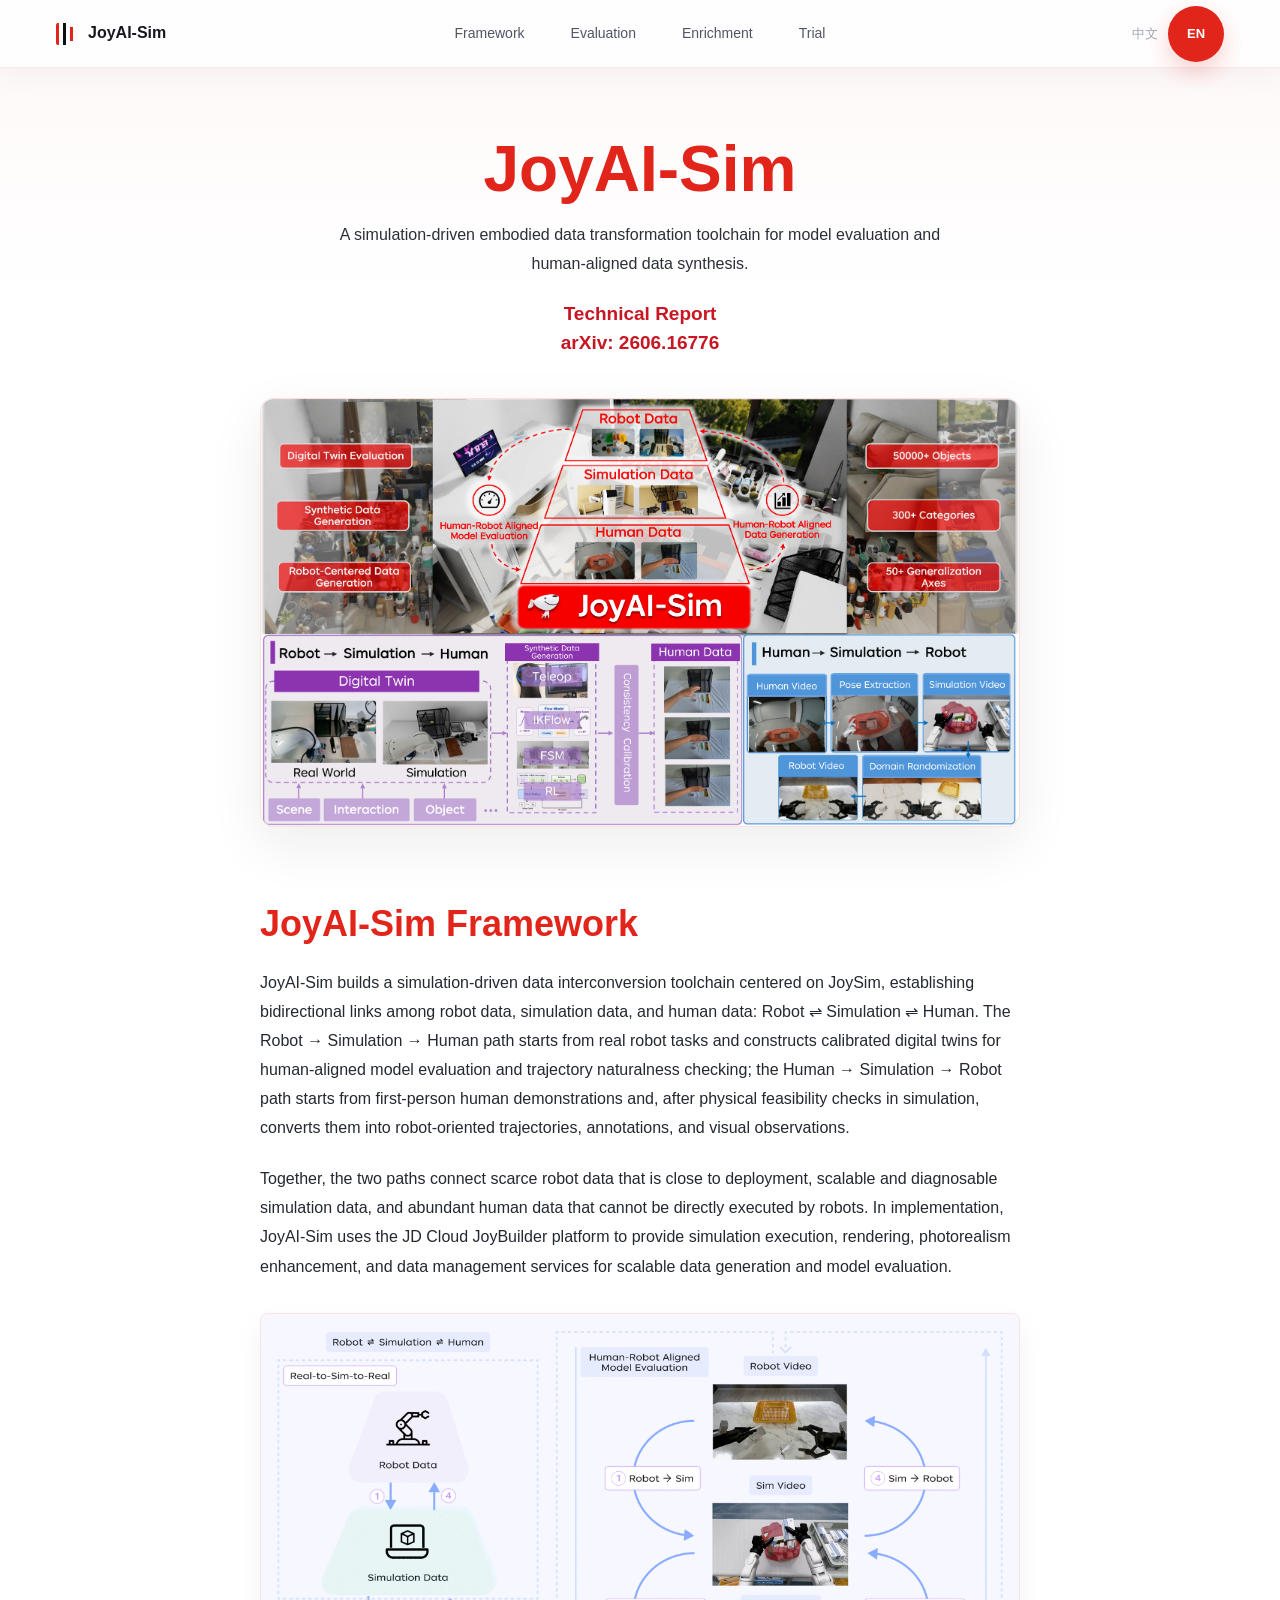
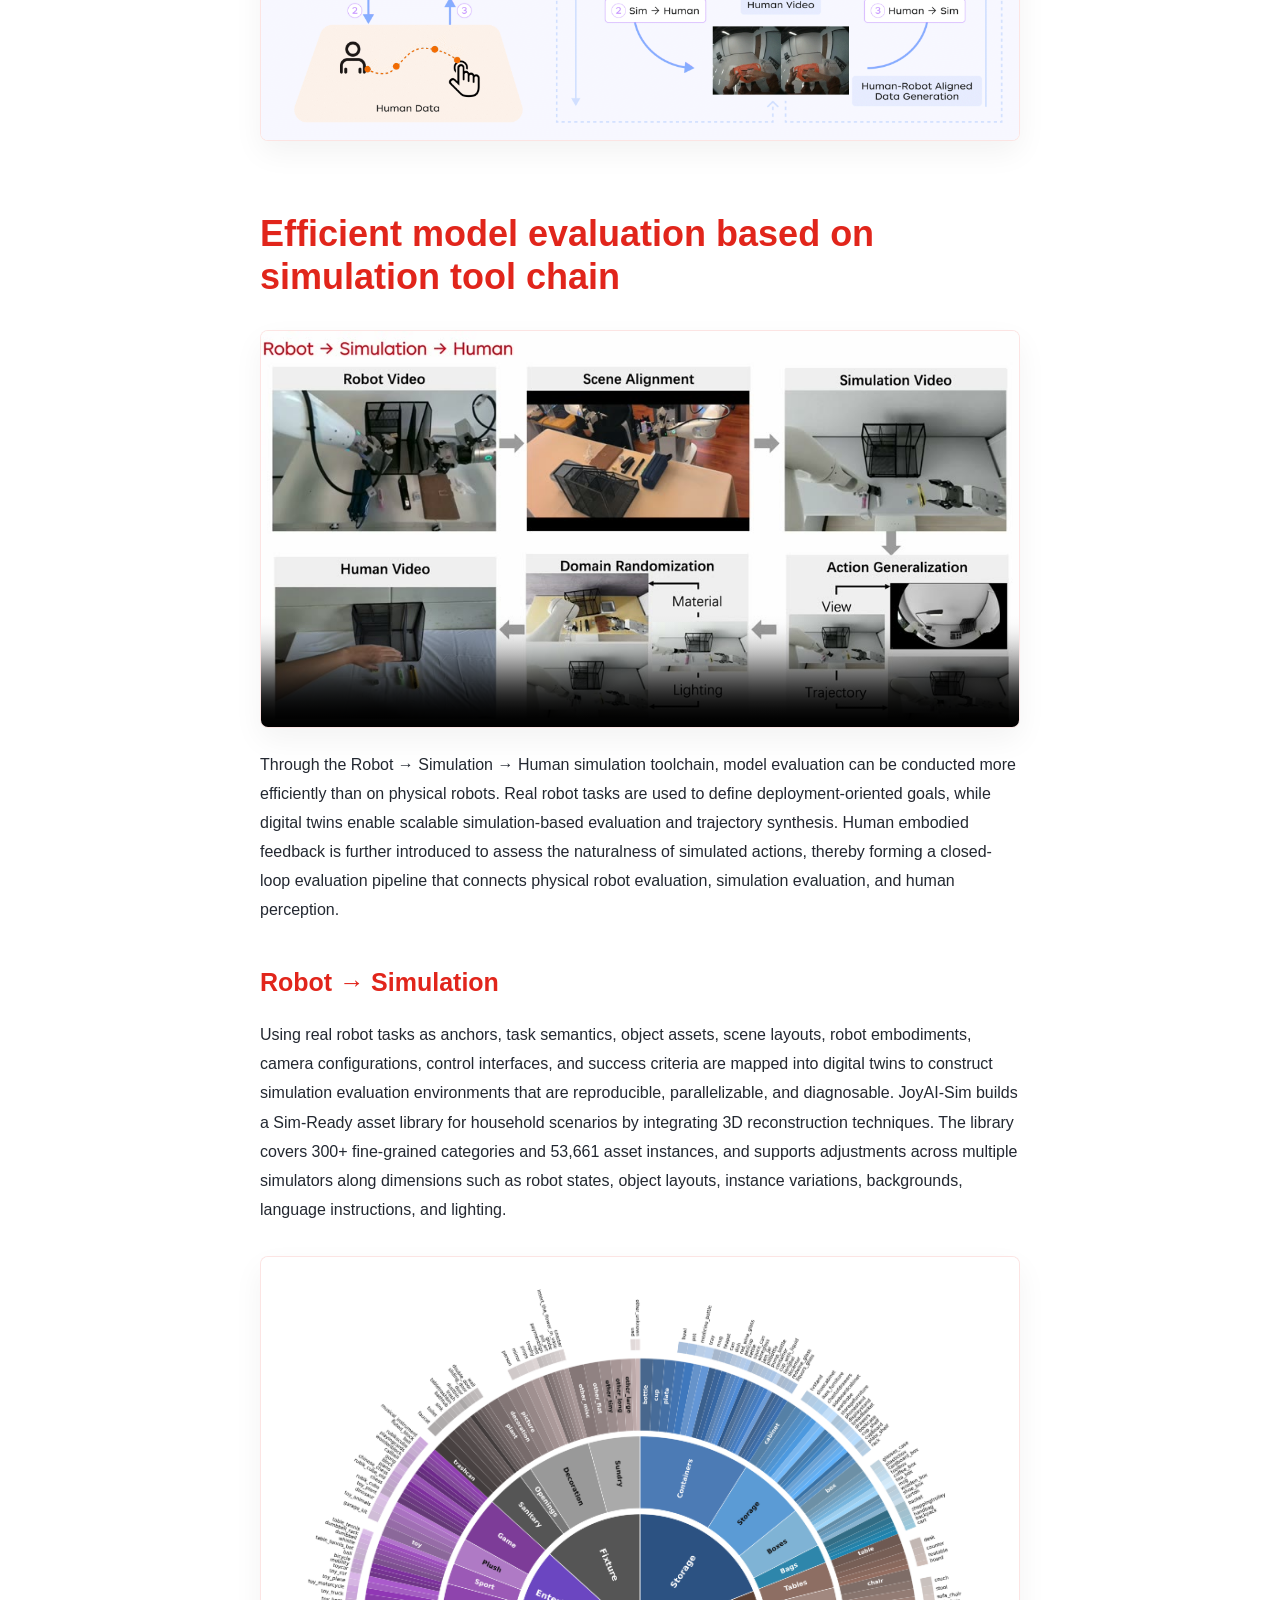
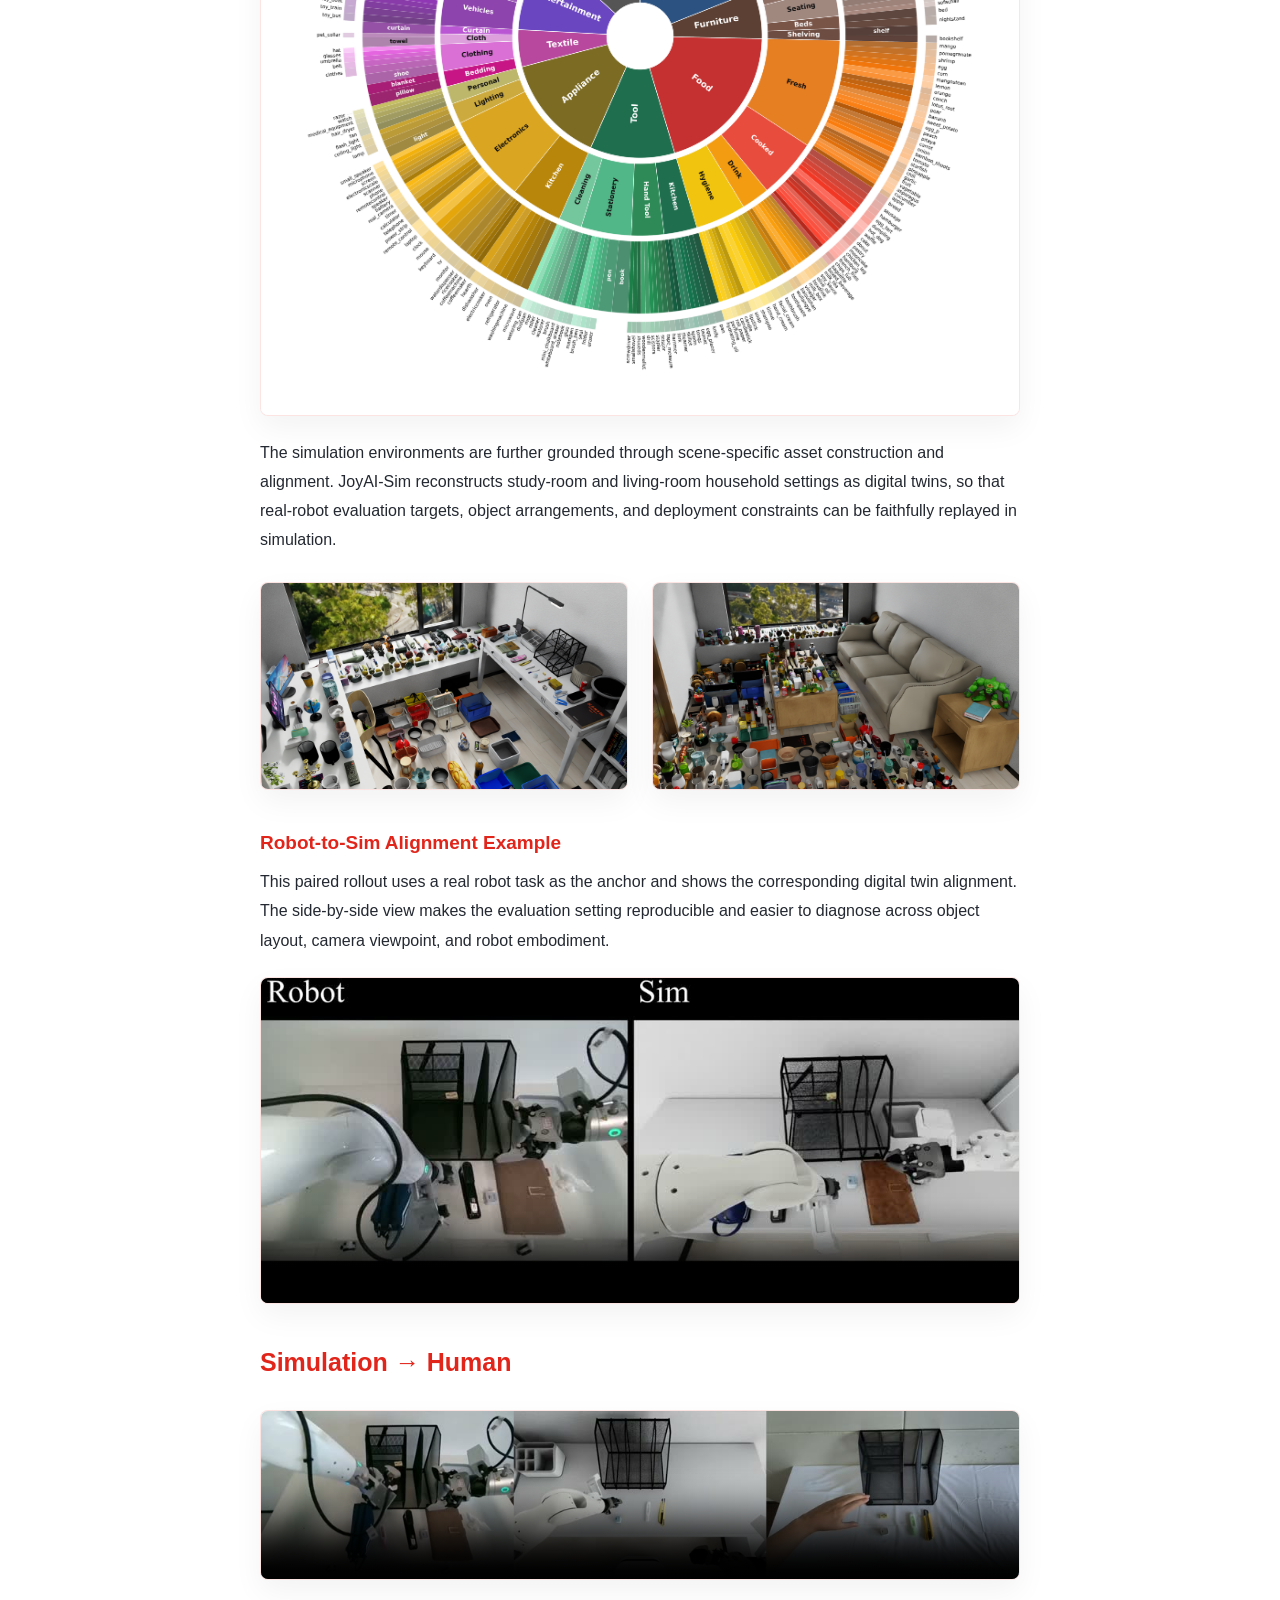
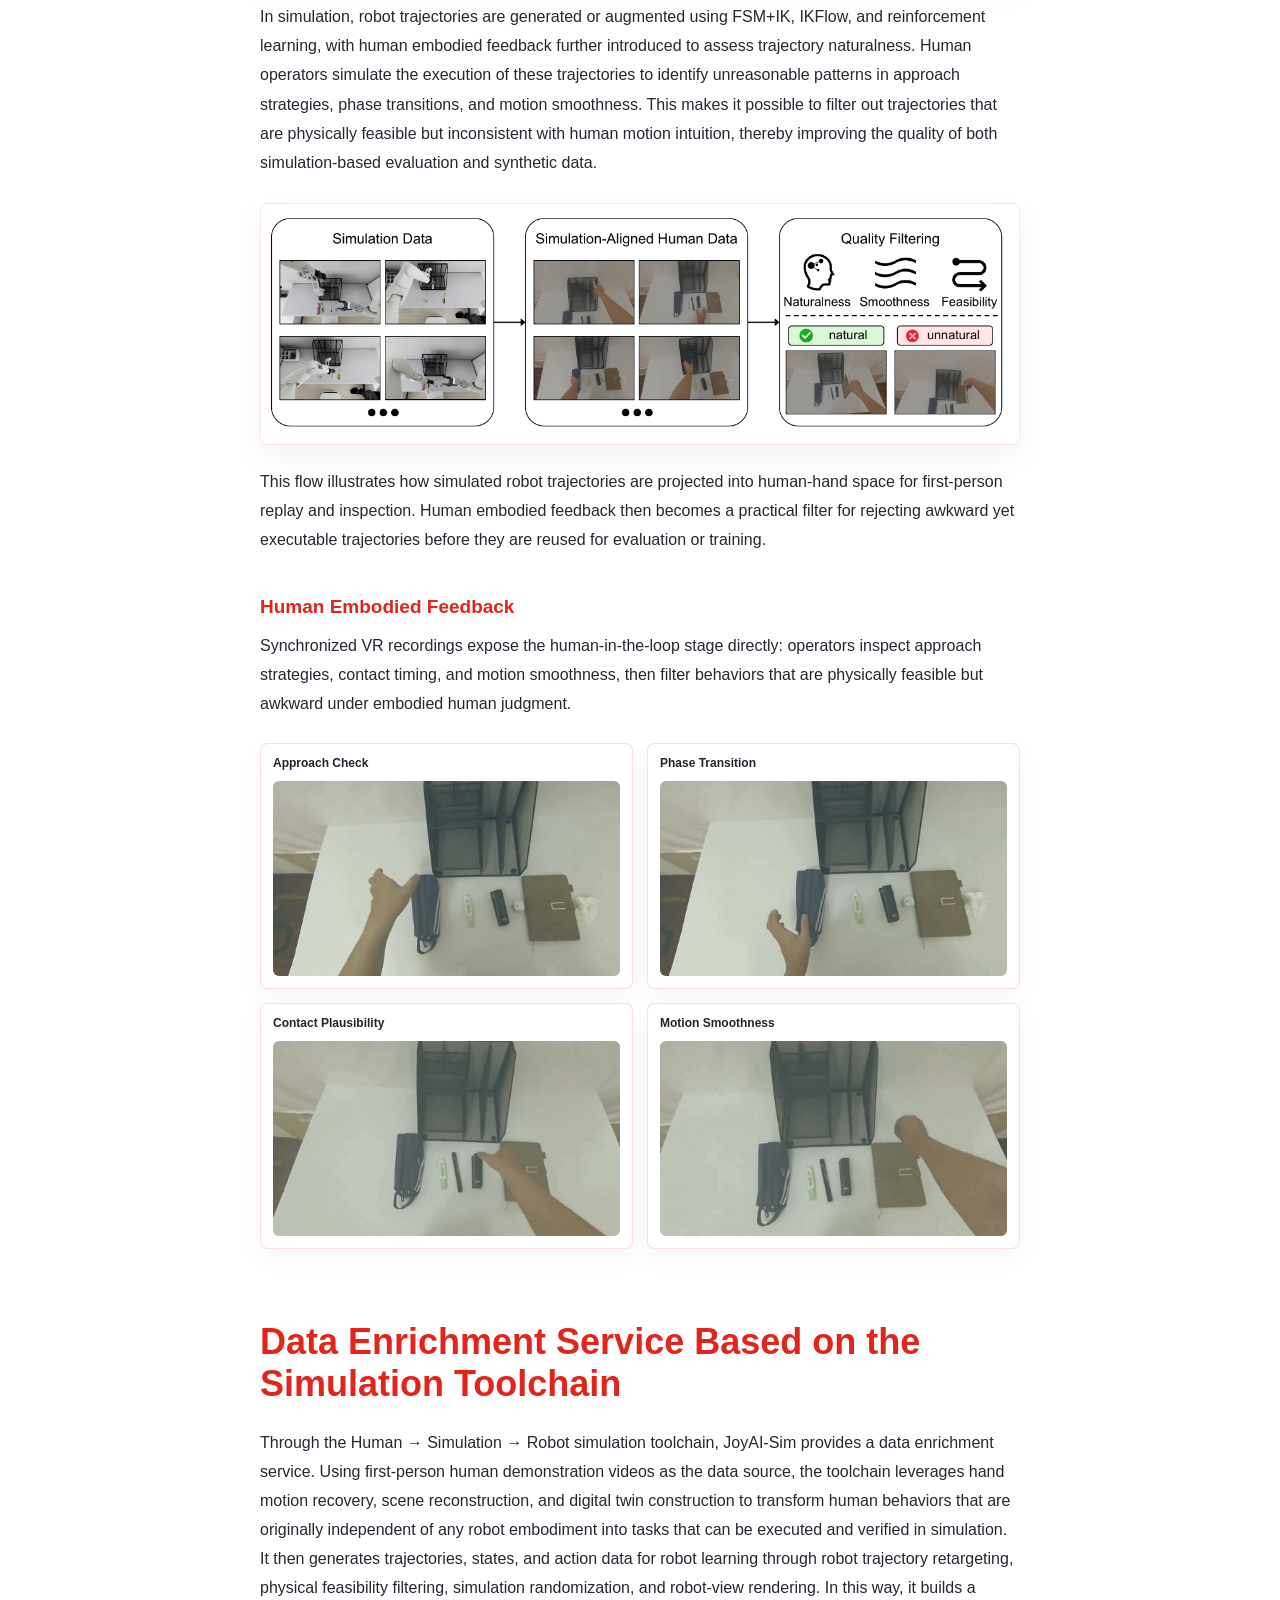
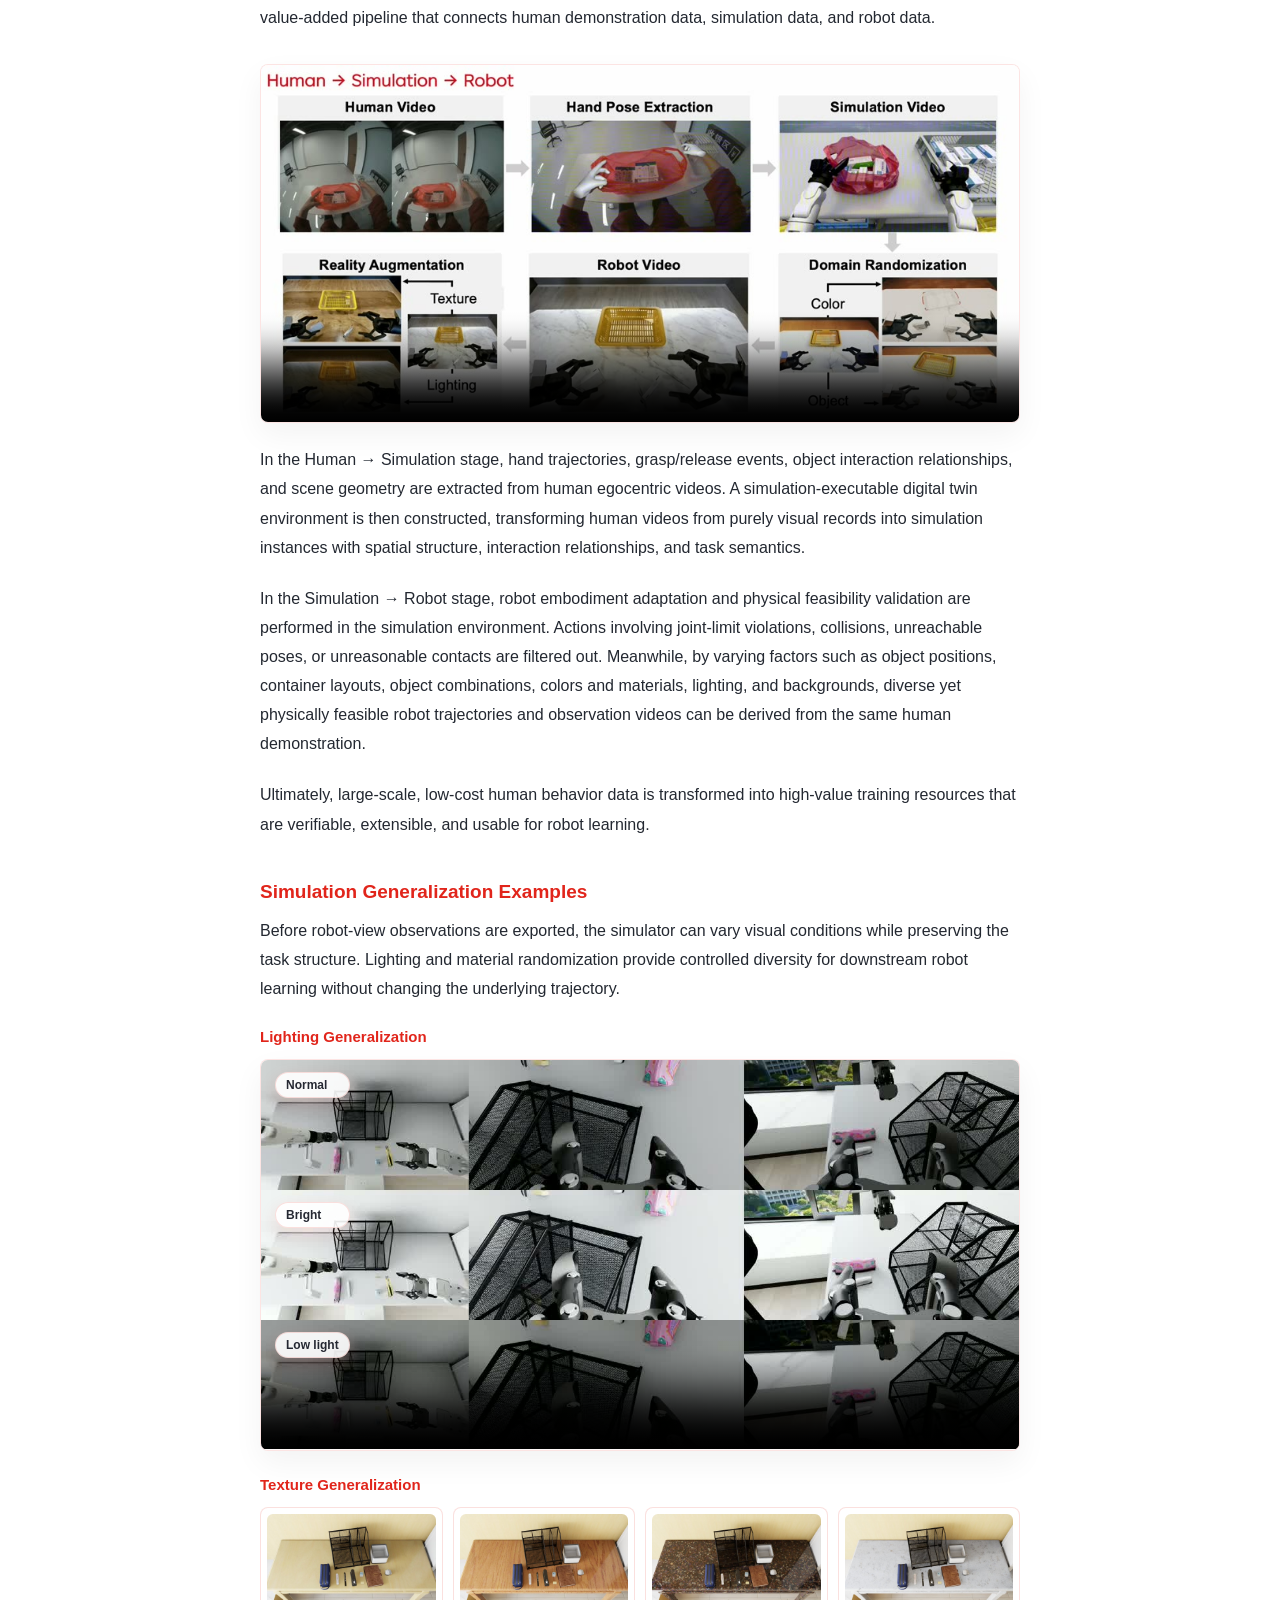
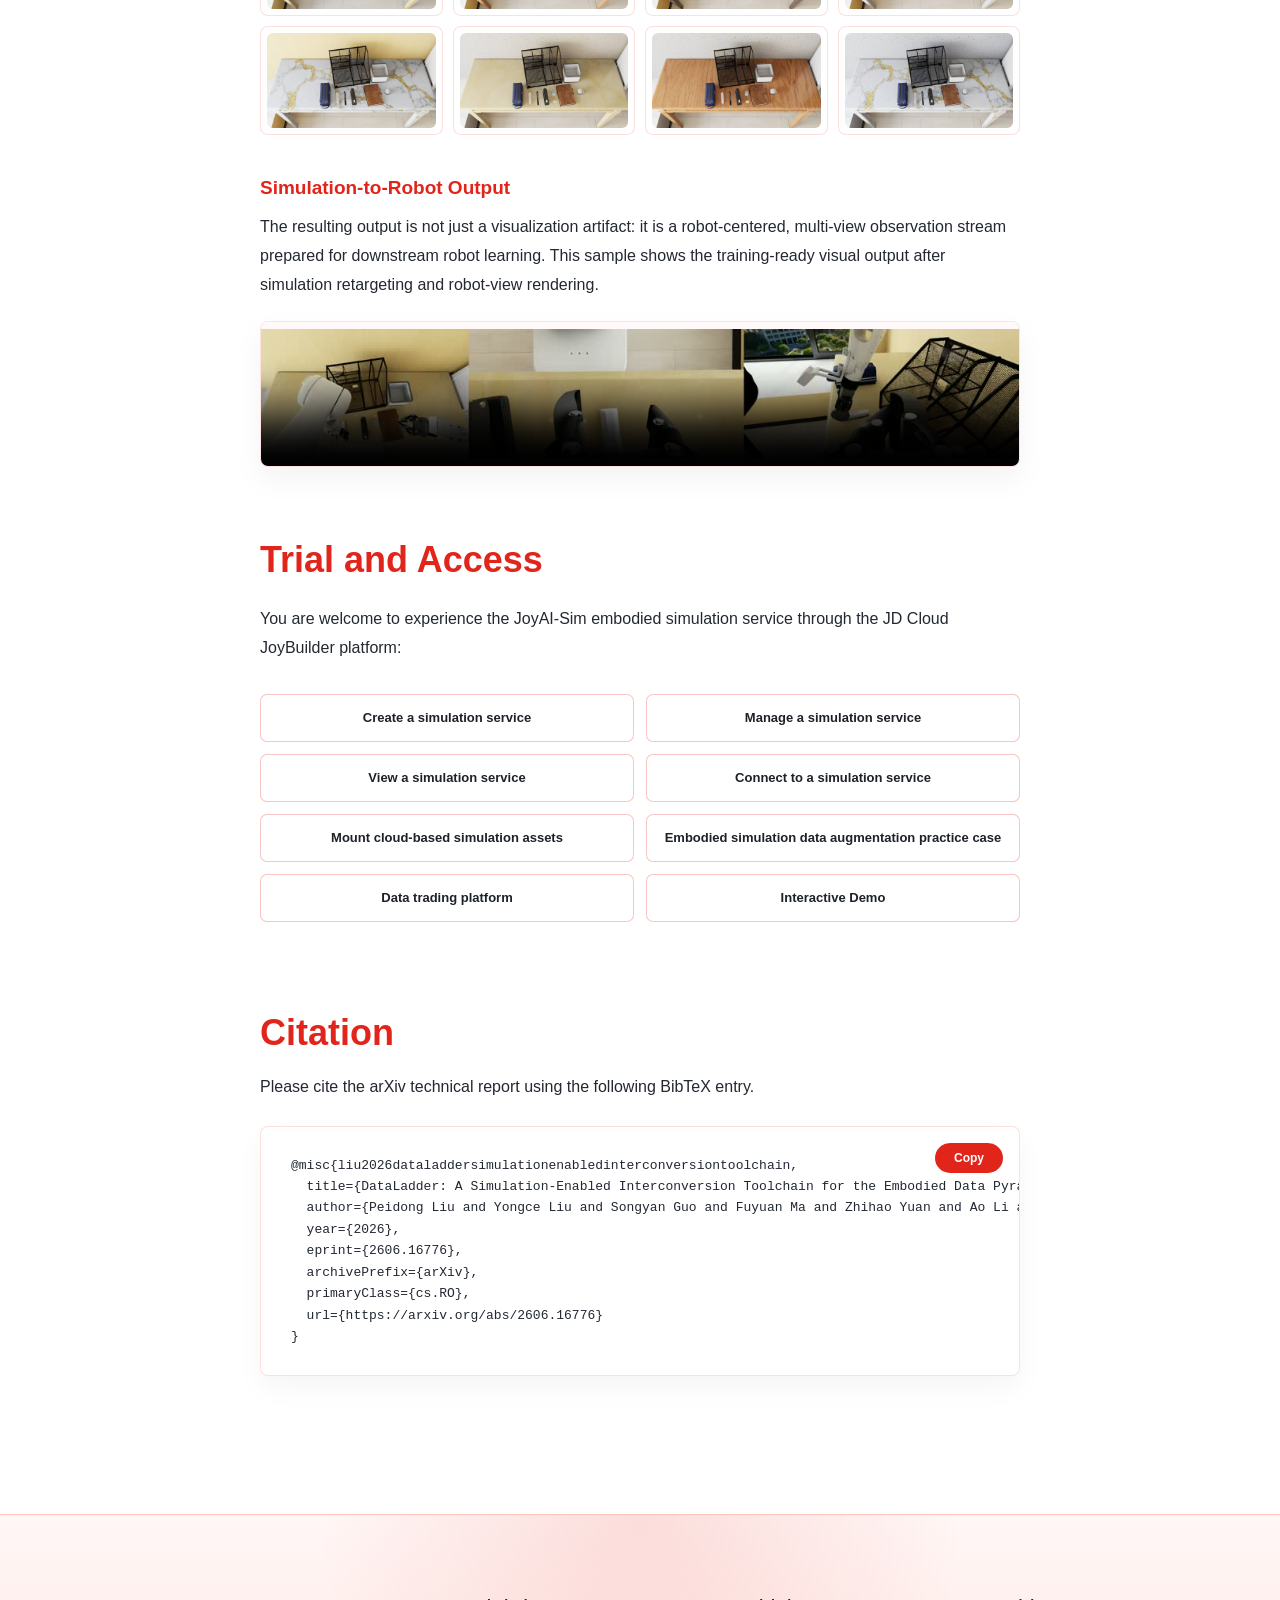
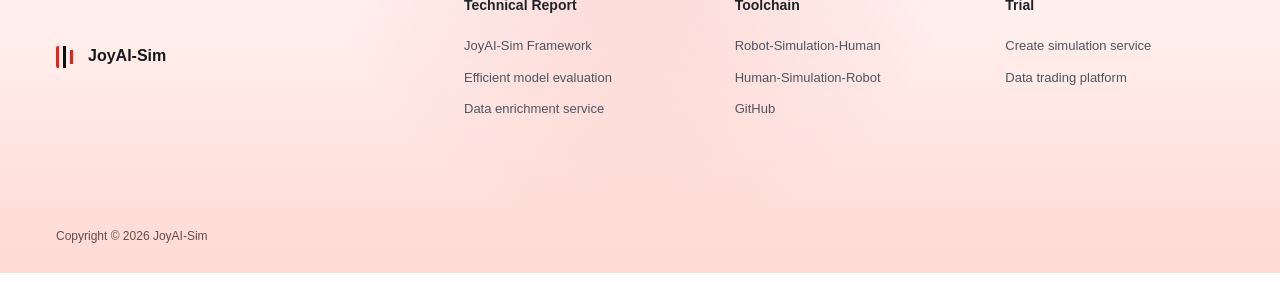
<file: plus.html>
<!doctype html>
<html lang="en">
  <head>
    <meta charset="utf-8" />
    <meta name="viewport" content="width=device-width, initial-scale=1" />
    <meta
      name="description"
      content="JoyAI-Sim technical report: 仿真技术驱动的具身数据转换工具链，支持模型评测与人机对齐的数据合成。"
    />
    <meta property="og:title" content="JoyAI-Sim" />
    <meta property="og:site_name" content="JoyAI-Sim" />
    <meta property="og:type" content="website" />
    <meta property="og:url" content="https://joyai-sim.github.io/" />
    <meta
      property="og:description"
      content="仿真技术驱动的具身数据转换工具链，支持模型评测与人机对齐的数据合成。"
    />
    <meta name="twitter:card" content="summary" />
    <meta name="twitter:title" content="JoyAI-Sim" />
    <meta
      name="twitter:description"
      content="仿真技术驱动的具身数据转换工具链，支持模型评测与人机对齐的数据合成。"
    />
    <title>JoyAI-Sim</title>
    <link rel="stylesheet" href="./styles.css" />
  </head>
  <body>
    <header class="site-header">
      <a class="brand" href="#top" aria-label="JoyAI-Sim homepage">
        <span class="brand-icon"></span>
        <span>JoyAI-Sim</span>
      </a>
      <nav class="nav" aria-label="Page navigation">
        <a href="#framework" data-i18n="nav.framework">Framework</a>
        <a href="#evaluation" data-i18n="nav.evaluation">Evaluation</a>
        <a href="#enrichment" data-i18n="nav.enrichment">Enrichment</a>
        <a href="#access" data-i18n="nav.access">Trial</a>
      </nav>
      <div class="language" role="group" aria-label="Language switcher">
        <button class="lang-button" type="button" data-lang-value="zh">中文</button>
        <button class="lang-button is-active" type="button" data-lang-value="en">EN</button>
      </div>
    </header>

    <main id="top">
      <section class="hero">
        <h1>JoyAI-Sim</h1>
        <p class="subtitle" data-i18n="hero.subtitle">
          A simulation-driven embodied data transformation toolchain for model evaluation and human-aligned data synthesis.
        </p>
        <div class="report-meta">
          <p class="report-label" data-i18n="hero.report">Technical Report</p>
          <a
            class="report-link"
            href="https://arxiv.org/abs/2606.16776"
            target="_blank"
            rel="noreferrer"
          >arXiv: 2606.16776</a>
        </div>
        <figure class="hero-card">
          <img
            src="./assets/media/pdf-page/joysim-overview.png"
            alt="JoyAI-Sim overview with robot, simulation, and human pathways"
          />
        </figure>
      </section>

      <section class="content-section" id="framework">
        <h2 data-i18n="framework.title">JoyAI-Sim Framework</h2>
        <p data-i18n="framework.p1">
          JoyAI-Sim builds a simulation-driven data interconversion toolchain centered on JoySim, establishing
          bidirectional links among robot data, simulation data, and human data: Robot ⇌ Simulation ⇌ Human. The Robot
          → Simulation → Human path starts from real robot tasks and constructs calibrated digital twins for
          human-aligned model evaluation and trajectory naturalness checking; the Human → Simulation → Robot path starts
          from first-person human demonstrations and, after physical feasibility checks in simulation, converts them
          into robot-oriented trajectories, annotations, and visual observations.
        </p>
        <p data-i18n="framework.p2">
          Together, the two paths connect scarce robot data that is close to deployment, scalable and diagnosable
          simulation data, and abundant human data that cannot be directly executed by robots. In implementation,
          JoyAI-Sim uses the JD Cloud JoyBuilder platform to provide simulation execution, rendering, photorealism
          enhancement, and data management services for scalable data generation and model evaluation.
        </p>
        <figure class="image-panel">
          <img
            src="./assets/media/pdf-page/JoyAI-Sim-图.gif"
            alt="JoyAI-Sim overview animation"
            loading="lazy"
          />
        </figure>
      </section>

      <section class="content-section" id="evaluation">
        <h2 data-i18n="evaluation.title">Efficient model evaluation based on simulation tool chain</h2>
        <figure class="video-panel">
          <video controls muted loop playsinline poster="./assets/media/pdf-page/Robot-Sim-Human.jpg">
            <source src="./assets/media/pdf-page/Robot-Sim-Human.mp4" type="video/mp4" />
          </video>
        </figure>
        <p data-i18n="evaluation.p1">
          Through the Robot → Simulation → Human simulation toolchain, model evaluation can be conducted more efficiently
          than on physical robots. Real robot tasks are used to define deployment-oriented goals, while digital twins
          enable scalable simulation-based evaluation and trajectory synthesis. Human embodied feedback is further
          introduced to assess the naturalness of simulated actions, thereby forming a closed-loop evaluation pipeline
          that connects physical robot evaluation, simulation evaluation, and human perception.
        </p>

        <h3 data-i18n="robotsim.title">Robot → Simulation</h3>
        <p data-i18n="robotsim.p1">
          Using real robot tasks as anchors, task semantics, object assets, scene layouts, robot embodiments, camera
          configurations, control interfaces, and success criteria are mapped into digital twins to construct simulation
          evaluation environments that are reproducible, parallelizable, and diagnosable. JoyAI-Sim builds a Sim-Ready
          asset library for household scenarios by integrating 3D reconstruction techniques. The library covers 300+
          fine-grained categories and 53,661 asset instances, and supports adjustments across multiple simulators along
          dimensions such as robot states, object layouts, instance variations, backgrounds, language instructions, and
          lighting.
        </p>
        <figure class="image-panel">
          <img
            src="./assets/media/pdf-page/sunburst_merged_XJZ.png"
            alt="Hierarchical distribution of sim-ready assets by scene-level category and fine-grained object class"
            loading="lazy"
          />
        </figure>
        <p data-i18n="robotsim.p2">
          The simulation environments are further grounded through scene-specific asset construction and alignment.
          JoyAI-Sim reconstructs study-room and living-room household settings as digital twins, so that real-robot
          evaluation targets, object arrangements, and deployment constraints can be faithfully replayed in simulation.
        </p>
        <div class="figure-grid alignment-scenes" aria-label="Scene-specific digital twin construction examples">
          <figure class="image-panel">
            <img
              src="./assets/media/pdf-page/StudyRoom_2.png"
              alt="Study-room asset construction for robot-to-simulation scene alignment"
              loading="lazy"
            />
          </figure>
          <figure class="image-panel">
            <img
              src="./assets/media/pdf-page/LivingRoom_2.png"
              alt="Living-room asset construction for robot-to-simulation scene alignment"
              loading="lazy"
            />
          </figure>
        </div>

        <div class="detail-section">
          <div class="detail-copy">
            <h4 data-i18n="robotsim.alignTitle">Robot-to-Sim Alignment Example</h4>
            <p data-i18n="robotsim.alignP">
              This paired rollout uses a real robot task as the anchor and shows the corresponding digital twin
              alignment. The side-by-side view makes the evaluation setting reproducible and easier to diagnose across
              object layout, camera viewpoint, and robot embodiment.
            </p>
          </div>
          <figure class="video-panel detail-media">
            <video controls muted loop playsinline poster="./assets/media/plus/robot-to-sim-alignment.jpg">
              <source src="./assets/media/plus/robot-to-sim-alignment.mp4" type="video/mp4" />
            </video>
          </figure>
        </div>

        <h3 data-i18n="simhuman.title">Simulation → Human</h3>
        <figure class="video-panel">
          <video controls muted loop playsinline poster="./assets/media/pdf-page/concat.jpg">
            <source src="./assets/media/pdf-page/concat.mp4" type="video/mp4" />
          </video>
        </figure>
        <p data-i18n="simhuman.p1">
          In simulation, robot trajectories are generated or augmented using FSM+IK, IKFlow, and reinforcement learning,
          with human embodied feedback further introduced to assess trajectory naturalness. Human operators simulate the
          execution of these trajectories to identify unreasonable patterns in approach strategies, phase transitions,
          and motion smoothness. This makes it possible to filter out trajectories that are physically feasible but
          inconsistent with human motion intuition, thereby improving the quality of both simulation-based evaluation and
          synthetic data.
        </p>
        <figure class="image-panel slim">
          <img
            src="./assets/media/pdf-page/s2h_flow.png"
            alt="Simulation to human flowchart for trajectory naturalness refinement"
            loading="lazy"
          />
        </figure>
        <p data-i18n="simhuman.p2">
          This flow illustrates how simulated robot trajectories are projected into human-hand space for first-person
          replay and inspection. Human embodied feedback then becomes a practical filter for rejecting awkward yet
          executable trajectories before they are reused for evaluation or training.
        </p>

        <div class="detail-section">
          <div class="detail-copy">
            <h4 data-i18n="simhuman.feedbackTitle">Human Embodied Feedback</h4>
            <p data-i18n="simhuman.feedbackP">
              Synchronized VR recordings expose the human-in-the-loop stage directly: operators inspect approach
              strategies, contact timing, and motion smoothness, then filter behaviors that are physically feasible but
              awkward under embodied human judgment.
            </p>
          </div>
          <div class="feedback-grid" aria-label="Synchronized VR human embodied feedback videos">
            <article class="feedback-tile">
              <strong data-i18n="simhuman.approach">Approach Check</strong>
              <video autoplay muted loop playsinline poster="./assets/media/plus/vr-feedback-approach.jpg">
                <source src="./assets/media/plus/vr-feedback-approach.mp4" type="video/mp4" />
              </video>
            </article>
            <article class="feedback-tile">
              <strong data-i18n="simhuman.transition">Phase Transition</strong>
              <video autoplay muted loop playsinline poster="./assets/media/plus/vr-feedback-transition.jpg">
                <source src="./assets/media/plus/vr-feedback-transition.mp4" type="video/mp4" />
              </video>
            </article>
            <article class="feedback-tile">
              <strong data-i18n="simhuman.contact">Contact Plausibility</strong>
              <video autoplay muted loop playsinline poster="./assets/media/plus/vr-feedback-contact.jpg">
                <source src="./assets/media/plus/vr-feedback-contact.mp4" type="video/mp4" />
              </video>
            </article>
            <article class="feedback-tile">
              <strong data-i18n="simhuman.smooth">Motion Smoothness</strong>
              <video autoplay muted loop playsinline poster="./assets/media/plus/vr-feedback-smoothness.jpg">
                <source src="./assets/media/plus/vr-feedback-smoothness.mp4" type="video/mp4" />
              </video>
            </article>
          </div>
        </div>
      </section>

      <section class="content-section" id="enrichment">
        <h2 data-i18n="enrichment.title">Data Enrichment Service Based on the Simulation Toolchain</h2>
        <p data-i18n="enrichment.p1">
          Through the Human → Simulation → Robot simulation toolchain, JoyAI-Sim provides a data enrichment service.
          Using first-person human demonstration videos as the data source, the toolchain leverages hand motion recovery,
          scene reconstruction, and digital twin construction to transform human behaviors that are originally
          independent of any robot embodiment into tasks that can be executed and verified in simulation. It then
          generates trajectories, states, and action data for robot learning through robot trajectory retargeting,
          physical feasibility filtering, simulation randomization, and robot-view rendering. In this way, it builds a
          value-added pipeline that connects human demonstration data, simulation data, and robot data.
        </p>
        <figure class="video-panel">
          <video controls muted loop playsinline poster="./assets/media/pdf-page/Human-Sim-Robot.jpg">
            <source src="./assets/media/pdf-page/Human-Sim-Robot.mp4" type="video/mp4" />
          </video>
        </figure>
        <p data-i18n="enrichment.p2">
          In the Human → Simulation stage, hand trajectories, grasp/release events, object interaction relationships, and
          scene geometry are extracted from human egocentric videos. A simulation-executable digital twin environment is
          then constructed, transforming human videos from purely visual records into simulation instances with spatial
          structure, interaction relationships, and task semantics.
        </p>
        <p data-i18n="enrichment.p3">
          In the Simulation → Robot stage, robot embodiment adaptation and physical feasibility validation are performed
          in the simulation environment. Actions involving joint-limit violations, collisions, unreachable poses, or
          unreasonable contacts are filtered out. Meanwhile, by varying factors such as object positions, container
          layouts, object combinations, colors and materials, lighting, and backgrounds, diverse yet physically feasible
          robot trajectories and observation videos can be derived from the same human demonstration.
        </p>
        <p data-i18n="enrichment.p4">
          Ultimately, large-scale, low-cost human behavior data is transformed into high-value training resources that
          are verifiable, extensible, and usable for robot learning.
        </p>

        <div class="detail-section generalization-section">
          <div class="detail-copy">
            <h4 data-i18n="generalization.title">Simulation Generalization Examples</h4>
            <p data-i18n="generalization.p">
              Before robot-view observations are exported, the simulator can vary visual conditions while preserving the
              task structure. Lighting and material randomization provide controlled diversity for downstream robot
              learning without changing the underlying trajectory.
            </p>
          </div>
          <div class="generalization-block">
            <h5 data-i18n="generalization.light">Lighting Generalization</h5>
            <figure class="video-panel detail-media lighting-panel">
              <video controls muted loop playsinline poster="./assets/media/plus/episode-1000-lighting-generalization.jpg">
                <source src="./assets/media/plus/episode-1000-lighting-generalization.mp4" type="video/mp4" />
              </video>
              <div class="lighting-labels" aria-hidden="true">
                <span data-i18n="generalization.normal">Normal</span>
                <span data-i18n="generalization.bright">Bright</span>
                <span data-i18n="generalization.low">Low light</span>
              </div>
            </figure>
          </div>
          <div class="generalization-block">
            <h5 data-i18n="generalization.texture">Texture Generalization</h5>
            <div class="texture-grid" aria-label="Texture generalization examples">
              <figure class="texture-tile">
                <img src="./assets/media/plus/combo-wall000-desk000.jpg" alt="Wall 000 and desk 000 material variant" loading="lazy" />
              </figure>
              <figure class="texture-tile">
                <img src="./assets/media/plus/combo-wall000-desk001.jpg" alt="Wall 000 and desk 001 material variant" loading="lazy" />
              </figure>
              <figure class="texture-tile">
                <img src="./assets/media/plus/combo-wall000-desk015.jpg" alt="Wall 000 and desk 015 material variant" loading="lazy" />
              </figure>
              <figure class="texture-tile">
                <img src="./assets/media/plus/combo-wall000-desk016.jpg" alt="Wall 000 and desk 016 material variant" loading="lazy" />
              </figure>
              <figure class="texture-tile">
                <img src="./assets/media/plus/combo-wall000-desk018.jpg" alt="Wall 000 and desk 018 material variant" loading="lazy" />
              </figure>
              <figure class="texture-tile">
                <img src="./assets/media/plus/combo-wall008-desk000.jpg" alt="Wall 008 and desk 000 material variant" loading="lazy" />
              </figure>
              <figure class="texture-tile">
                <img src="./assets/media/plus/combo-wall008-desk001.jpg" alt="Wall 008 and desk 001 material variant" loading="lazy" />
              </figure>
              <figure class="texture-tile">
                <img src="./assets/media/plus/combo-wall008-desk018.jpg" alt="Wall 008 and desk 018 material variant" loading="lazy" />
              </figure>
            </div>
          </div>
        </div>

        <div class="detail-section">
          <div class="detail-copy">
            <h4 data-i18n="output.title">Simulation-to-Robot Output</h4>
            <p data-i18n="output.p">
              The resulting output is not just a visualization artifact: it is a robot-centered, multi-view observation
              stream prepared for downstream robot learning. This sample shows the training-ready visual output after
              simulation retargeting and robot-view rendering.
            </p>
          </div>
          <figure class="video-panel detail-media wide-output">
            <video controls muted loop playsinline poster="./assets/media/plus/sim-to-robot-output.jpg">
              <source src="./assets/media/plus/sim-to-robot-output.mp4" type="video/mp4" />
            </video>
          </figure>
        </div>
      </section>

      <section class="content-section" id="access">
        <h2 data-i18n="trial.title">Trial and Access</h2>
        <p data-i18n="trial.p">
          You are welcome to experience the JoyAI-Sim embodied simulation service through the JD Cloud JoyBuilder
          platform:
        </p>
        <div class="link-grid">
          <a href="https://docs.jdcloud.com/cn/jdaip/create-embodiedsimulation" data-i18n="trial.create">Create a simulation service</a>
          <a href="https://docs.jdcloud.com/cn/jdaip/manage-embodiedsimulation" data-i18n="trial.manage">Manage a simulation service</a>
          <a href="https://docs.jdcloud.com/cn/jdaip/check-embodiedsimulation" data-i18n="trial.view">View a simulation service</a>
          <a href="https://docs.jdcloud.com/cn/jdaip/embodiedsimulation-isaacsimclient" data-i18n="trial.connect">Connect to a simulation service</a>
          <a href="https://docs.jdcloud.com/cn/jdaip/mountedasset" data-i18n="trial.mount">Mount cloud-based simulation assets</a>
          <a href="https://docs.jdcloud.com/cn/jdaip/Notebook-Cosmos-Transfer" data-i18n="trial.practice">
            Embodied simulation data augmentation practice case
          </a>
          <a href="https://robotdata.jdcloud.com/model-dev" data-i18n="trial.market">Data trading platform</a>
          <a href="https://joyai-labs.jd.com/sim-showroom/" data-i18n="trial.interaction">Interactive Demo</a>
        </div>
      </section>

      <section class="content-section credits-section" id="citation">
        <h2 data-i18n="citation.title">Citation</h2>
        <p data-i18n="citation.p">
          Please cite the arXiv technical report using the following BibTeX entry.
        </p>
        <div class="bibtex-card">
          <button class="copy-button" type="button" data-copy-target="plus-bibtex">Copy</button>
          <pre id="plus-bibtex"><code>@misc{liu2026dataladdersimulationenabledinterconversiontoolchain,
  title={DataLadder: A Simulation-Enabled Interconversion Toolchain for the Embodied Data Pyramid},
  author={Peidong Liu and Yongce Liu and Songyan Guo and Fuyuan Ma and Zhihao Yuan and Ao Li and Zengjue Chen and Wenhao Li and Tianle Zhang and Mingyang Li and Jiale Zhang and Junzhe Xiong and Zhiyuan Xiang and Dafeng Chi and Yuzheng Zhuang and Yihang Li and Qingrong He and Jiaming Liang and Chen Cai and Peng Hao and Mingxi Luo and Song Wang and Junwu Xiong and Ruodai Li and Liyi Luo and Wei Tan and Dongjiang Li and Jiawei Li and Hui Shen and Yicheng Gong and Liang Lin},
  year={2026},
  eprint={2606.16776},
  archivePrefix={arXiv},
  primaryClass={cs.RO},
  url={https://arxiv.org/abs/2606.16776}
}</code></pre>
        </div>
      </section>
    </main>

    <footer class="site-footer">
      <div class="footer-brand">
        <span class="brand-icon"></span>
        <span>JoyAI-Sim</span>
      </div>
      <div class="footer-columns">
        <div>
          <strong data-i18n="footer.report">Technical Report</strong>
          <a href="#framework" data-i18n="footer.framework">JoyAI-Sim Framework</a>
          <a href="#evaluation" data-i18n="footer.evaluation">Efficient model evaluation</a>
          <a href="#enrichment" data-i18n="footer.enrichment">Data enrichment service</a>
        </div>
        <div>
          <strong data-i18n="footer.toolchain">Toolchain</strong>
          <a href="#evaluation" data-i18n="footer.evalLink">Robot-Simulation-Human</a>
          <a href="#enrichment" data-i18n="footer.enrichLink">Human-Simulation-Robot</a>
          <a href="https://github.com/JoyAI-Sim/JoyAI-Sim.github.io" data-i18n="footer.github">GitHub</a>
        </div>
        <div>
          <strong data-i18n="footer.trial">Trial</strong>
          <a href="https://docs.jdcloud.com/cn/jdaip/create-embodiedsimulation" data-i18n="footer.create">Create simulation service</a>
          <a href="https://robotdata.jdcloud.com/model-dev" data-i18n="footer.market">Data trading platform</a>
        </div>
      </div>
      <p class="copyright">Copyright © 2026 JoyAI-Sim</p>
    </footer>
    <script src="./site.js"></script>
  </body>
</html>
</file>
<file: styles.css>
:root {
  --text: #17181d;
  --muted: #4e5563;
  --soft: #fff5f4;
  --line: #f1d7d3;
  --accent: #e1251b;
  --accent-deep: #c81623;
  --accent-soft: #fff1ef;
  --content: 760px;
  --wide: 900px;
  font-family: Inter, "PingFang SC", "PingFang TC", "Microsoft YaHei", "Noto Sans SC", Arial, sans-serif;
  color-scheme: light;
}

* {
  box-sizing: border-box;
}

html {
  scroll-behavior: smooth;
}

body {
  margin: 0;
  background:
    linear-gradient(180deg, rgba(225, 37, 27, 0.04) 0, rgba(225, 37, 27, 0.015) 160px, #fff 300px),
    #fff;
  color: var(--text);
  font-size: 16px;
  line-height: 1.78;
  -webkit-font-smoothing: antialiased;
  text-rendering: optimizeLegibility;
}

a {
  color: inherit;
  text-decoration: none;
}

img {
  display: block;
  width: 100%;
  max-width: 100%;
}

video {
  display: block;
  width: 100%;
  max-width: 100%;
}

.site-header {
  position: sticky;
  top: 0;
  z-index: 10;
  display: grid;
  grid-template-columns: 1fr auto 1fr;
  align-items: center;
  min-height: 68px;
  padding: 0 56px;
  background: rgba(255, 255, 255, 0.86);
  backdrop-filter: blur(18px);
  border-bottom: 1px solid rgba(225, 37, 27, 0.1);
  box-shadow: 0 8px 28px rgba(23, 24, 29, 0.04);
}

.brand,
.footer-brand {
  display: inline-flex;
  align-items: center;
  gap: 10px;
  font-weight: 700;
}

.brand {
  justify-self: start;
  font-size: 16px;
}

.brand-icon {
  display: inline-block;
  width: 22px;
  height: 22px;
  background:
    linear-gradient(90deg, var(--accent) 3px, transparent 3px 7px, #0d0f14 7px 10px, transparent 10px),
    linear-gradient(var(--accent) 0 0) 14px 4px / 3px 14px no-repeat;
  border-radius: 2px;
}

.nav {
  display: flex;
  justify-content: center;
  gap: 46px;
  color: #4f5563;
  font-size: 14px;
}

.nav a {
  transition: color 160ms ease;
}

.nav a:hover {
  color: var(--accent);
}

.language {
  display: flex;
  justify-self: end;
  align-items: center;
  gap: 10px;
  font-size: 13px;
}

.lang-button {
  border: 0;
  background: transparent;
  color: #9ea5b1;
  cursor: pointer;
  font: inherit;
  padding: 0;
  transition:
    color 160ms ease,
    background-color 160ms ease;
}

.lang-button:hover {
  color: var(--accent);
}

.lang-button.is-active {
  border-radius: 999px;
  background: var(--accent);
  color: #fff;
  min-width: 56px;
  min-height: 56px;
  padding: 0 18px;
  font-weight: 600;
  box-shadow: 0 10px 24px rgba(225, 37, 27, 0.22);
}

main {
  min-height: 100vh;
}

.hero,
.content-section {
  width: min(calc(100vw - 40px), var(--content));
  margin: 0 auto;
}

.hero {
  padding: 68px 0 22px;
  text-align: center;
}

h1,
h2,
h3,
h4 {
  margin: 0;
  letter-spacing: 0;
}

h1 {
  color: var(--accent);
  font-size: clamp(42px, 5.4vw, 64px);
  line-height: 1.05;
}

.subtitle {
  max-width: 620px;
  margin: 18px auto 22px;
  color: #2b2f38;
  font-size: 16px;
  line-height: 1.8;
}

.report-meta {
  display: grid;
  gap: 4px;
  justify-items: center;
  margin: 20px auto 0;
}

.report-label,
.report-link {
  color: var(--accent-deep);
  font-size: 19px;
  font-weight: 700;
  line-height: 1.35;
  transition: color 160ms ease, transform 160ms ease;
}

.report-label {
  margin: 0;
}

.report-link:hover {
  color: var(--accent);
  transform: translateY(-1px);
}

.primary-action {
  display: inline-flex;
  min-height: 38px;
  align-items: center;
  justify-content: center;
  border-radius: 999px;
  background: var(--accent);
  color: #fff;
  padding: 8px 18px;
  font-size: 14px;
  font-weight: 600;
  box-shadow: 0 10px 24px rgba(225, 37, 27, 0.24);
}

.hero-card {
  width: min(100%, var(--wide));
  margin: 42px auto 0;
  overflow: hidden;
  border-radius: 14px;
  background: #fff;
  border: 1px solid rgba(225, 37, 27, 0.14);
  box-shadow: 0 18px 54px rgba(23, 24, 29, 0.08);
}

.content-section {
  padding: 54px 0 18px;
}

.content-section h2 {
  color: var(--accent);
  font-size: clamp(28px, 3vw, 36px);
  line-height: 1.18;
}

.content-section h3 {
  margin-top: 42px;
  color: var(--accent);
  font-size: 25px;
  line-height: 1.28;
}

.content-section h4 {
  color: var(--accent);
  font-size: 19px;
  line-height: 1.32;
}

.content-section p {
  margin: 22px 0 0;
  color: #232831;
  font-size: 16px;
  line-height: 1.82;
}

.pipeline-tabs {
  display: grid;
  grid-template-columns: repeat(4, minmax(0, 1fr));
  gap: 12px;
  margin: 34px 0 12px;
}

.pipeline-tabs span {
  display: grid;
  min-height: 50px;
  place-items: center;
  border: 1.5px solid rgba(225, 37, 27, 0.28);
  border-radius: 7px;
  color: #222a36;
  background: #fff;
  padding: 8px 10px;
  font-size: 12px;
  font-weight: 700;
  line-height: 1.25;
  text-align: center;
}

.image-panel {
  margin: 32px 0 0;
  overflow: hidden;
  border-radius: 8px;
  background: #fff;
  border: 1px solid rgba(225, 37, 27, 0.12);
  box-shadow: 0 12px 30px rgba(23, 24, 29, 0.05);
}

.video-panel {
  margin: 32px 0 0;
  overflow: hidden;
  border-radius: 8px;
  background: #fff;
  border: 1px solid rgba(225, 37, 27, 0.12);
  box-shadow: 0 12px 30px rgba(23, 24, 29, 0.05);
}

.image-panel img {
  background: #fffaf9;
}

.video-panel video {
  background: #fffaf9;
}

.detail-section {
  margin: 40px 0 0;
}

.detail-copy h4 {
  margin-top: 0;
}

.detail-copy p {
  margin-top: 12px;
}

.detail-media {
  margin-top: 22px;
}

.wide-output video {
  aspect-ratio: 21 / 4;
  object-fit: contain;
}

.lighting-panel {
  position: relative;
}

.lighting-panel video {
  display: block;
}

.lighting-labels {
  position: absolute;
  inset: 0 auto 0 14px;
  display: grid;
  grid-template-rows: repeat(3, 1fr);
  pointer-events: none;
}

.lighting-labels span {
  align-self: start;
  margin-top: 12px;
  border: 1px solid rgba(225, 37, 27, 0.14);
  border-radius: 999px;
  background: rgba(255, 255, 255, 0.9);
  box-shadow: 0 6px 18px rgba(225, 37, 27, 0.1);
  color: #252832;
  font-size: 12px;
  font-weight: 700;
  line-height: 1;
  padding: 6px 10px;
}

.generalization-block {
  margin-top: 24px;
}

.generalization-block h5 {
  margin: 0;
  color: var(--accent);
  font-size: 15px;
  font-weight: 700;
  line-height: 1.35;
}

.generalization-block .detail-media {
  margin-top: 12px;
}

.texture-grid {
  display: grid;
  grid-template-columns: repeat(4, minmax(0, 1fr));
  gap: 10px;
  margin-top: 12px;
}

.texture-tile {
  margin: 0;
  overflow: hidden;
  border: 1px solid rgba(225, 37, 27, 0.14);
  border-radius: 8px;
  background: #fff;
  padding: 6px;
}

.texture-tile img {
  aspect-ratio: 16 / 9;
  border-radius: 6px;
  background: #fff7f6;
  object-fit: cover;
}

.feedback-grid {
  display: grid;
  grid-template-columns: repeat(2, minmax(0, 1fr));
  gap: 14px;
  margin-top: 24px;
}

.feedback-tile {
  display: grid;
  gap: 10px;
  margin: 0;
  overflow: hidden;
  border: 1px solid rgba(225, 37, 27, 0.15);
  border-radius: 8px;
  background: #fff;
  padding: 12px;
  box-shadow: 0 10px 26px rgba(23, 24, 29, 0.04);
}

.feedback-tile strong {
  color: #21242c;
  font-size: 12px;
  line-height: 1.25;
}

.feedback-tile video {
  aspect-ratio: 16 / 9;
  border-radius: 6px;
  background: #fff7f6;
  object-fit: cover;
}

.image-panel figcaption,
.video-panel figcaption {
  display: none;
}

.image-panel.slim {
  margin-top: 26px;
}

.video-grid,
.process-videos,
.material-videos {
  display: grid;
  gap: 18px;
  margin: 32px 0 0;
}

.video-grid.two-up {
  grid-template-columns: repeat(2, minmax(0, 1fr));
}

.process-videos {
  grid-template-columns: repeat(3, minmax(0, 1fr));
}

.material-videos {
  grid-template-columns: repeat(2, minmax(0, 1fr));
}

.video-card {
  display: grid;
  overflow: hidden;
  margin: 0;
  border: 1px solid rgba(225, 37, 27, 0.14);
  border-radius: 8px;
  background: #fff;
}

.video-card video {
  aspect-ratio: 16 / 10;
  width: 100%;
  height: 100%;
  background: #fff7f6;
  object-fit: cover;
}

.process-videos .video-card video {
  aspect-ratio: 4 / 3;
}

.material-videos .video-card video {
  aspect-ratio: 16 / 9;
}

.video-card figcaption {
  display: grid;
  gap: 6px;
  min-height: 122px;
  margin: 0;
  padding: 14px 14px 16px;
}

.video-card strong {
  color: #22252c;
  font-size: 13px;
  line-height: 1.3;
}

.video-card span {
  color: #5d6573;
  font-size: 12px;
  line-height: 1.55;
}

.figure-grid {
  display: grid;
  grid-template-columns: 1fr 1fr;
  gap: 24px;
  align-items: start;
}

.alignment-scenes {
  margin: 28px 0 0;
}

.alignment-scenes .image-panel {
  margin: 0;
}

.bullet-list {
  margin: 28px 0 0;
  padding-left: 20px;
  color: #232831;
  font-size: 15px;
}

.bullet-list li + li {
  margin-top: 14px;
}

.link-grid {
  display: grid;
  grid-template-columns: 1fr 1fr;
  gap: 12px;
  margin: 32px 0 0;
}

.link-grid a {
  display: flex;
  min-height: 48px;
  align-items: center;
  justify-content: center;
  border: 1.5px solid rgba(225, 37, 27, 0.26);
  border-radius: 7px;
  color: #1d2128;
  background: #fff;
  padding: 9px 12px;
  font-size: 13px;
  font-weight: 700;
  line-height: 1.35;
  text-align: center;
  transition:
    border-color 160ms ease,
    background 160ms ease,
    color 160ms ease;
}

.link-grid a:hover {
  border-color: var(--accent);
  background: var(--accent-soft);
  color: var(--accent-deep);
}

.credits-section {
  padding-top: 72px;
}

.credits-section h2 + .author-box {
  margin-top: 24px;
}

.credits-section h2 + p {
  margin-top: 18px;
}

.credits-section h2:not(:first-child) {
  margin-top: 56px;
}

.author-box,
.bibtex-card {
  border: 1px solid rgba(225, 37, 27, 0.14);
  border-radius: 8px;
  background: #fff;
  box-shadow: 0 12px 28px rgba(23, 24, 29, 0.04);
}

.author-box {
  padding: 24px 26px;
}

.author-box p {
  margin: 0;
  color: #2b313b;
}

.bibtex-card {
  position: relative;
  margin-top: 24px;
  overflow: hidden;
}

.bibtex-card pre {
  margin: 0;
  overflow-x: auto;
  padding: 28px 30px;
  color: #222832;
  font-family: "SFMono-Regular", Consolas, "Liberation Mono", monospace;
  font-size: 13px;
  line-height: 1.65;
  white-space: pre;
}

.copy-button {
  position: absolute;
  top: 16px;
  right: 16px;
  min-width: 68px;
  border: 0;
  border-radius: 999px;
  background: var(--accent);
  color: #fff;
  cursor: pointer;
  padding: 8px 14px;
  font-size: 12px;
  font-weight: 700;
}

.copy-button:hover {
  background: var(--accent-deep);
}

.site-footer {
  margin-top: 120px;
  padding: 78px 56px 26px;
  background:
    radial-gradient(circle at 50% 0%, rgba(225, 37, 27, 0.12), transparent 44%),
    linear-gradient(180deg, #fff7f6 0%, #ffeae7 48%, #ffd9d4 100%);
  border-top: 1px solid rgba(225, 37, 27, 0.12);
}

.site-footer {
  display: grid;
  grid-template-columns: minmax(180px, 1fr) minmax(360px, 760px);
  gap: 60px;
}

.footer-columns {
  display: grid;
  grid-template-columns: repeat(3, 1fr);
  gap: 52px;
}

.footer-columns div {
  display: grid;
  gap: 8px;
  align-content: start;
}

.footer-columns strong {
  margin-bottom: 8px;
  color: #1f232b;
  font-size: 14px;
}

.footer-columns a {
  color: #4e5563;
  font-size: 13px;
}

.footer-columns a:hover {
  color: var(--accent-deep);
}

.copyright {
  grid-column: 1 / -1;
  margin: 46px 0 0;
  color: #6c4a45;
  font-size: 12px;
}

@media (max-width: 840px) {
  .site-header {
    grid-template-columns: 1fr;
    gap: 10px;
    justify-items: center;
    padding: 14px 18px;
  }

  .brand,
  .language {
    justify-self: center;
  }

  .nav {
    overflow-x: auto;
    width: 100%;
    justify-content: flex-start;
    gap: 26px;
    padding-bottom: 4px;
  }

  .nav a {
    flex: 0 0 auto;
  }

  .hero {
    padding-top: 44px;
  }

  .pipeline-tabs,
  .figure-grid,
  .video-grid.two-up,
  .process-videos,
  .material-videos,
  .feedback-grid,
  .texture-grid,
  .link-grid,
  .site-footer,
  .footer-columns {
    grid-template-columns: 1fr;
  }

  .wide-output video {
    aspect-ratio: 16 / 5;
  }

  .site-footer {
    gap: 36px;
    padding: 62px 24px 24px;
  }

  .bibtex-card pre {
    padding: 56px 18px 20px;
    font-size: 12px;
  }
}
</file>
<file: gr-rl/styles.css>
:root {
  --text: #17181d;
  --muted: #6d7280;
  --soft: #eef1f6;
  --line: #e5e9f1;
  --aqua: #43dad5;
  --blue: #2d6cff;
  --content: 760px;
  --wide: 900px;
  font-family: Inter, "PingFang SC", "PingFang TC", "Microsoft YaHei", "Noto Sans SC", Arial, sans-serif;
  color-scheme: light;
}

* {
  box-sizing: border-box;
}

html {
  scroll-behavior: smooth;
}

body {
  margin: 0;
  background: #fff;
  color: var(--text);
  font-size: 16px;
  line-height: 1.78;
  -webkit-font-smoothing: antialiased;
  text-rendering: optimizeLegibility;
}

a {
  color: inherit;
  text-decoration: none;
}

img {
  display: block;
  width: 100%;
  max-width: 100%;
}

video {
  display: block;
  width: 100%;
  max-width: 100%;
}

.site-header {
  position: sticky;
  top: 0;
  z-index: 10;
  display: grid;
  grid-template-columns: 1fr auto 1fr;
  align-items: center;
  min-height: 68px;
  padding: 0 56px;
  background: rgba(255, 255, 255, 0.86);
  backdrop-filter: blur(18px);
}

.brand,
.footer-brand {
  display: inline-flex;
  align-items: center;
  gap: 10px;
  font-weight: 700;
}

.brand {
  justify-self: start;
  font-size: 16px;
}

.brand-icon {
  display: inline-block;
  width: 22px;
  height: 22px;
  background:
    linear-gradient(90deg, #0d0f14 3px, transparent 3px 7px, #0d0f14 7px 10px, transparent 10px),
    linear-gradient(#0d0f14 0 0) 14px 4px / 3px 14px no-repeat;
  border-radius: 2px;
}

.nav {
  display: flex;
  justify-content: center;
  gap: 46px;
  color: #4f5563;
  font-size: 14px;
}

.nav a {
  transition: color 160ms ease;
}

.nav a:hover {
  color: #0f1117;
}

.language {
  display: flex;
  justify-self: end;
  align-items: center;
  gap: 14px;
  color: #a0a6b2;
  font-size: 13px;
}

.language strong {
  border-radius: 999px;
  background: #f0f2f6;
  color: #22252c;
  padding: 5px 10px;
  font-weight: 600;
}

main {
  min-height: 100vh;
}

.hero,
.content-section {
  width: min(calc(100vw - 40px), var(--content));
  margin: 0 auto;
}

.hero {
  padding: 68px 0 22px;
  text-align: center;
}

.date {
  margin: 0 0 18px;
  color: #7d8492;
  font-size: 14px;
}

h1,
h2 {
  margin: 0;
  letter-spacing: 0;
}

h1 {
  color: #282a32;
  font-size: clamp(42px, 5.4vw, 64px);
  line-height: 1.05;
}

.subtitle {
  max-width: 620px;
  margin: 18px auto 22px;
  color: #808795;
  font-size: 15px;
  line-height: 1.8;
}

.primary-action {
  display: inline-flex;
  min-height: 38px;
  align-items: center;
  justify-content: center;
  border-radius: 999px;
  background: #3763ff;
  color: #fff;
  padding: 8px 18px;
  font-size: 14px;
  font-weight: 600;
  box-shadow: 0 10px 24px rgba(55, 99, 255, 0.24);
}

.hero-card {
  width: min(100%, var(--wide));
  margin: 42px auto 0;
  overflow: hidden;
  border-radius: 14px;
  background: #edf2f7;
  box-shadow: 0 14px 50px rgba(27, 36, 58, 0.12);
}

.content-section {
  padding: 54px 0 18px;
}

.content-section h2 {
  color: #30323a;
  font-size: clamp(28px, 3vw, 36px);
  line-height: 1.18;
}

.content-section p {
  margin: 22px 0 0;
  color: #4c5362;
  font-size: 15px;
}

.pipeline-tabs {
  display: grid;
  grid-template-columns: repeat(4, minmax(0, 1fr));
  gap: 12px;
  margin: 34px 0 12px;
}

.pipeline-tabs span {
  display: grid;
  min-height: 50px;
  place-items: center;
  border: 1.5px solid #49d9d4;
  border-radius: 7px;
  color: #222a36;
  padding: 8px 10px;
  font-size: 12px;
  font-weight: 700;
  line-height: 1.25;
  text-align: center;
}

.image-panel {
  margin: 32px 0 0;
  overflow: hidden;
  border-radius: 8px;
  background: #f7f9fb;
}

.video-panel {
  margin: 32px 0 0;
  overflow: hidden;
  border-radius: 8px;
  background: #f7f9fb;
}

.image-panel img {
  background: #f7f9fb;
}

.video-panel video {
  background: #f7f9fb;
}

.image-panel figcaption,
.video-panel figcaption {
  margin: 0;
  padding: 12px 12px 16px;
  color: #858b98;
  font-size: 13px;
  line-height: 1.6;
  text-align: center;
}

.image-panel.slim {
  margin-top: 26px;
}

.figure-grid {
  display: grid;
  grid-template-columns: 1fr 1fr;
  gap: 24px;
  align-items: start;
}

.bullet-list {
  margin: 28px 0 0;
  padding-left: 20px;
  color: #4c5362;
  font-size: 15px;
}

.bullet-list li + li {
  margin-top: 14px;
}

.link-grid {
  display: grid;
  grid-template-columns: 1fr 1fr;
  gap: 12px;
  margin: 32px 0 0;
}

.link-grid a {
  display: flex;
  min-height: 48px;
  align-items: center;
  justify-content: center;
  border: 1.5px solid #49d9d4;
  border-radius: 7px;
  color: #222a36;
  padding: 9px 12px;
  font-size: 13px;
  font-weight: 700;
  line-height: 1.35;
  text-align: center;
  transition:
    border-color 160ms ease,
    background 160ms ease,
    color 160ms ease;
}

.link-grid a:hover {
  border-color: #3763ff;
  background: #f4f7ff;
  color: #214bcb;
}

.site-footer {
  margin-top: 120px;
  padding: 78px 56px 26px;
  background:
    radial-gradient(circle at 50% 0%, rgba(68, 222, 214, 0.35), transparent 46%),
    linear-gradient(180deg, #ffffff 0%, #e9fbf8 50%, #6fe9d6 100%);
}

.site-footer {
  display: grid;
  grid-template-columns: minmax(180px, 1fr) minmax(360px, 760px);
  gap: 60px;
}

.footer-columns {
  display: grid;
  grid-template-columns: repeat(3, 1fr);
  gap: 52px;
}

.footer-columns div {
  display: grid;
  gap: 8px;
  align-content: start;
}

.footer-columns strong {
  margin-bottom: 8px;
  color: #20232b;
  font-size: 14px;
}

.footer-columns a {
  color: #6a7280;
  font-size: 13px;
}

.copyright {
  grid-column: 1 / -1;
  margin: 46px 0 0;
  color: #4d6261;
  font-size: 12px;
}

@media (max-width: 840px) {
  .site-header {
    grid-template-columns: 1fr;
    gap: 10px;
    justify-items: center;
    padding: 14px 18px;
  }

  .brand,
  .language {
    justify-self: center;
  }

  .nav {
    overflow-x: auto;
    width: 100%;
    justify-content: flex-start;
    gap: 26px;
    padding-bottom: 4px;
  }

  .nav a {
    flex: 0 0 auto;
  }

  .hero {
    padding-top: 44px;
  }

  .pipeline-tabs,
  .figure-grid,
  .link-grid,
  .site-footer,
  .footer-columns {
    grid-template-columns: 1fr;
  }

  .site-footer {
    gap: 36px;
    padding: 62px 24px 24px;
  }
}
</file>
